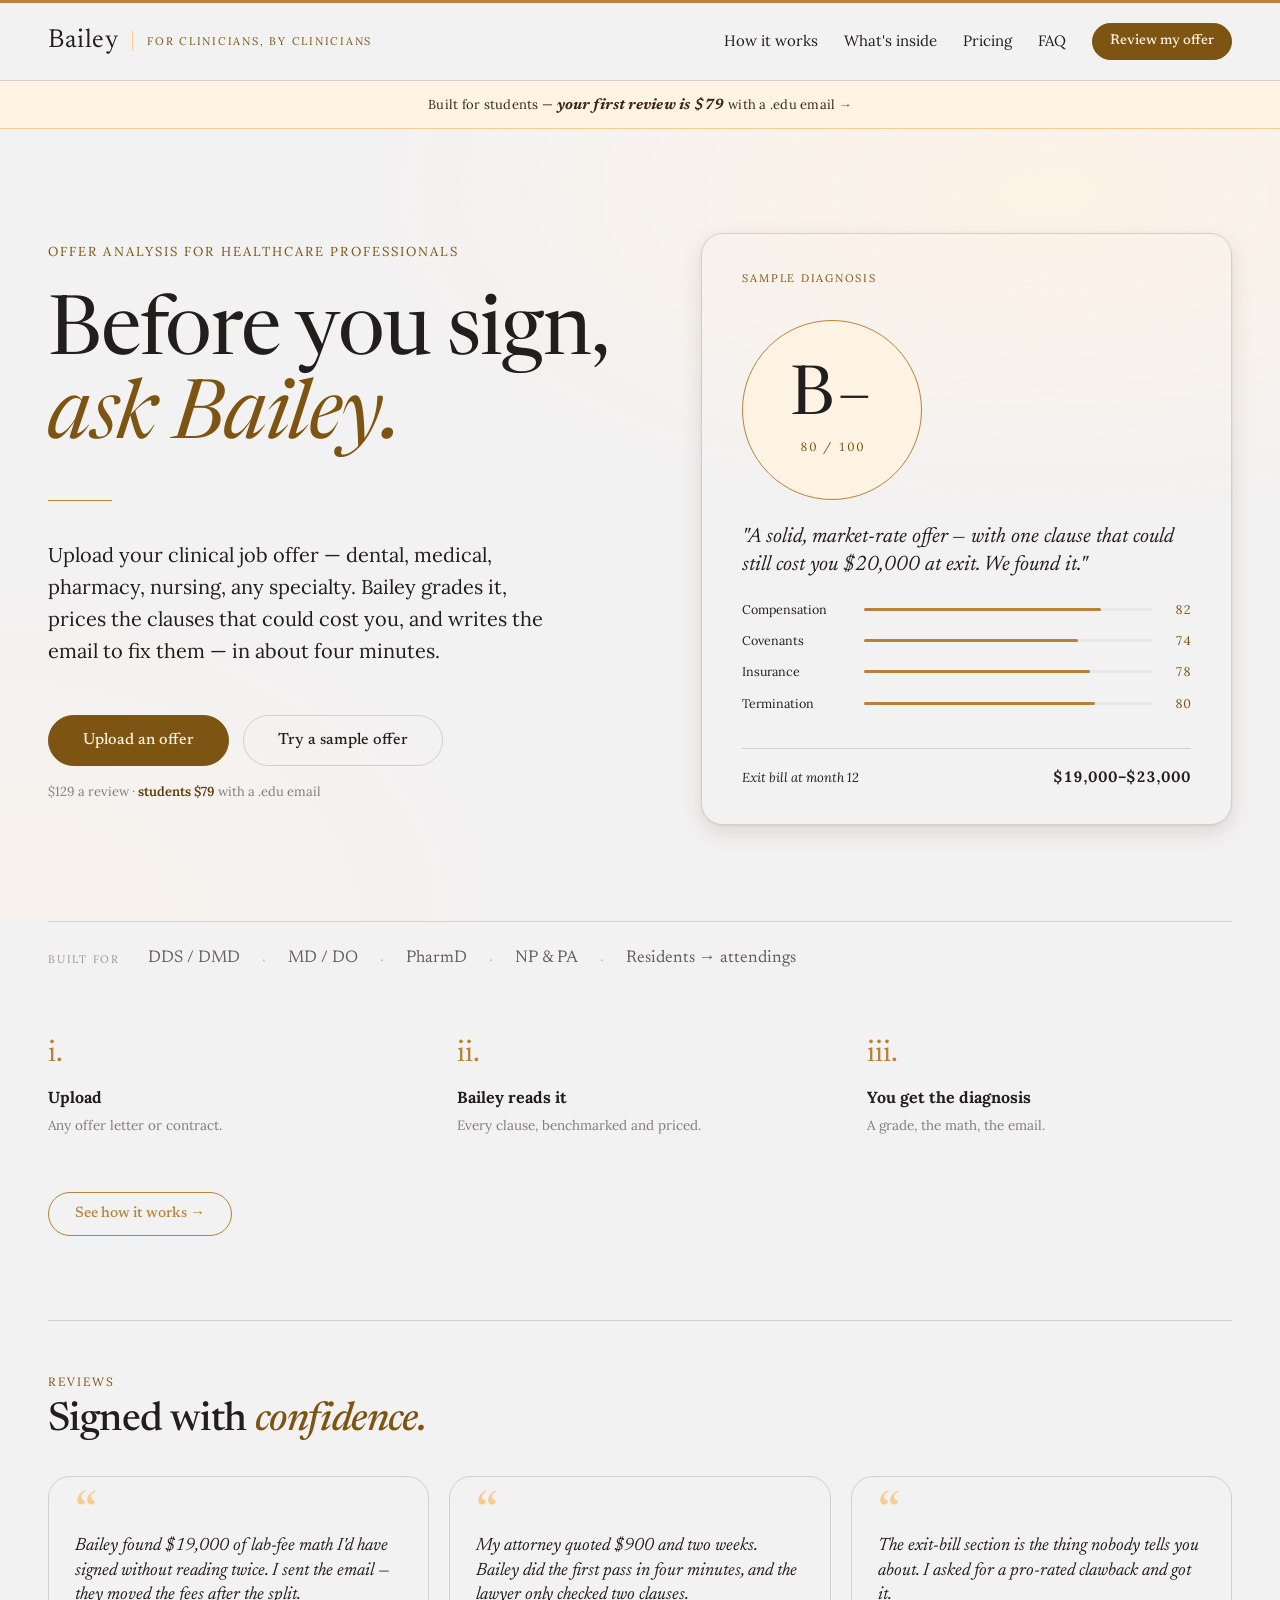
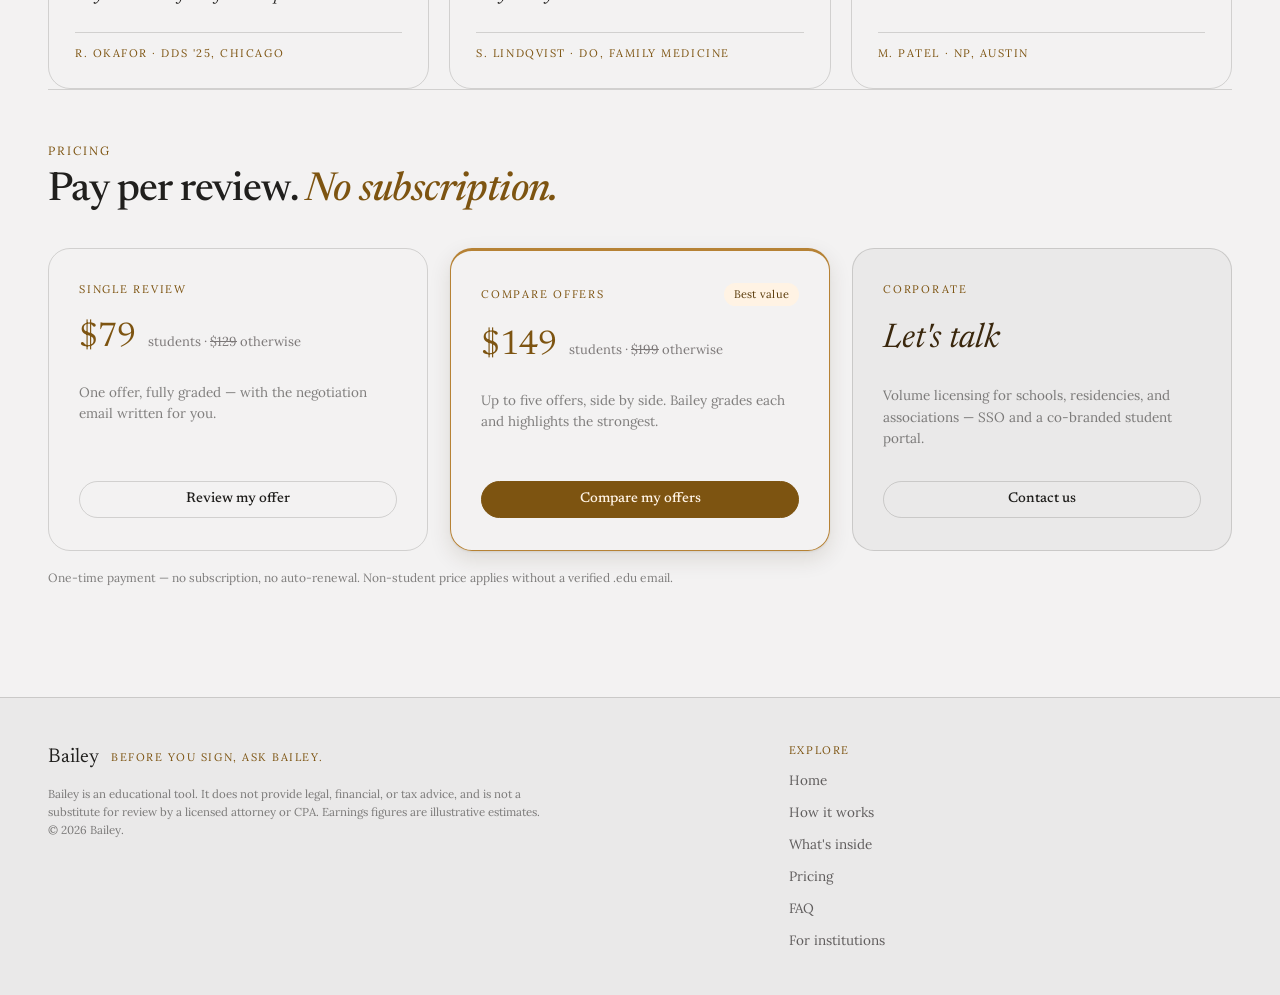
<file: bailey/static/index.html>
<!DOCTYPE html>
<html lang="en">
<head>
<meta charset="utf-8">
<meta name="viewport" content="width=device-width, initial-scale=1">
<title>Bailey — before you sign, ask Bailey.</title>
<link rel="preconnect" href="https://fonts.googleapis.com">
<link rel="preconnect" href="https://fonts.gstatic.com" crossorigin>
<link href="https://fonts.googleapis.com/css2?family=Newsreader:ital,opsz,wght@0,6..72,400;0,6..72,500;0,6..72,600;1,6..72,400;1,6..72,500&family=Lora:ital,wght@0,400;0,600;1,400&display=swap" rel="stylesheet">
<style>
/* ══ Classical — design-system tokens ══ */
:root {
  --color-bg: #f3f2f2;
  --color-surface: #eae9e9;
  --color-text: #201f1d;
  --color-accent: #b68235;
  --color-divider: color-mix(in srgb, #201f1d 16%, transparent);

  --color-neutral-100: #f8f4f4;
  --color-neutral-200: #eae7e7;
  --color-neutral-300: #d7d3d3;
  --color-neutral-400: #bab6b6;
  --color-neutral-500: #9b9797;
  --color-neutral-600: #7d7979;
  --color-neutral-700: #605d5d;
  --color-neutral-800: #444141;
  --color-neutral-900: #2d2b2b;

  --color-accent-100: #fff3e4;
  --color-accent-200: #ffe3bf;
  --color-accent-300: #facb8d;
  --color-accent-400: #e1ad66;
  --color-accent-500: #c28d41;
  --color-accent-600: #a06f24;
  --color-accent-700: #7d5411;
  --color-accent-800: #5a3b0a;
  --color-accent-900: #3a270d;

  --color-accent-2-100: #fff3e4;
  --color-accent-2-800: #573d14;

  /* Page-level overrides for the Classical direction: Newsreader display serif,
     Lora body, pill controls, softly rounded cards. */
  --font-heading: 'Newsreader', Georgia, serif;
  --font-body: 'Lora', Georgia, serif;
  --font-heading-weight: 500;

  --radius-sm: 2px;
  --radius-md: 14px;
  --radius-lg: 7px;

  /* Warm, brown-tinted, layered shadows — reads like ink on paper, not a grey box */
  --shadow-sm: 0 1px 2px color-mix(in srgb, #3a270d 10%, transparent);
  --shadow-md: 0 1px 2px color-mix(in srgb, #3a270d 9%, transparent), 0 8px 22px color-mix(in srgb, #3a270d 12%, transparent);
  --shadow-lg: 0 2px 4px color-mix(in srgb, #3a270d 8%, transparent), 0 20px 46px color-mix(in srgb, #3a270d 17%, transparent);
}

*, *::before, *::after { box-sizing: border-box; }
body {
  margin: 0; background: var(--color-bg); color: var(--color-text);
  font-family: var(--font-body); font-size: 15px; line-height: 1.55; font-weight: 400;
}
h1, h2, h3, h4, h5, h6 {
  font-family: var(--font-heading); font-weight: var(--font-heading-weight);
  line-height: 1.12; letter-spacing: -0.015em; margin: 0 0 9px;
  text-wrap: balance;
}
h1 { font-weight: 400; }
p { margin: 0 0 14px; }
em { font-style: italic; }
a { color: var(--color-accent); text-underline-offset: 3px; }
a:hover { color: var(--color-accent-700); }
img { display: block; max-width: 100%; }
.text-muted { color: color-mix(in srgb, var(--color-text) 55%, transparent); }
:focus { outline: none; }
:focus-visible { outline: 2px solid var(--color-accent); outline-offset: 2px; }
::selection { background: color-mix(in srgb, var(--color-accent) 30%, transparent); }

/* — buttons (pill) — */
.btn {
  display: inline-flex; align-items: center; justify-content: center; gap: 6px;
  cursor: pointer; text-decoration: none;
  font-family: var(--font-heading); font-weight: var(--font-heading-weight);
  font-size: 14px; line-height: 1.2; color: var(--color-text);
  background: transparent; border: 1px solid transparent;
  padding: 9px 17px; border-radius: 999px;
}
.btn { transition: background .18s ease, border-color .18s ease, color .18s ease, transform .18s ease; }
.btn:disabled { opacity: 0.45; cursor: not-allowed; }
.btn-primary { color: var(--color-accent); border-color: var(--color-accent); }
.btn-primary:hover { background: color-mix(in srgb, var(--color-accent) 12%, transparent); }
.btn-primary:active { background: color-mix(in srgb, var(--color-accent) 22%, transparent); }
/* Solid, embossed-gold anchor button for the page's primary actions */
.btn-solid { background: var(--color-accent-700); color: var(--color-accent-100); border-color: var(--color-accent-700); }
.btn-solid:hover { background: var(--color-accent-800); border-color: var(--color-accent-800); color: var(--color-accent-100); }
.btn-solid:active { background: var(--color-accent-900); }
.btn-secondary { border-color: var(--color-divider); }
.btn-secondary:hover { background: color-mix(in srgb, var(--color-text) 7%, transparent); }
.btn-ghost { color: var(--color-accent-700); padding-inline: 4px; }
.btn-ghost:hover { color: var(--color-accent-800); background: color-mix(in srgb, var(--color-accent) 10%, transparent); }
.btn-block { width: 100%; }

/* — cards — */
.card {
  display: flex; flex-direction: column; gap: 9px;
  padding: 14px; border-radius: 22px; background: transparent;
  border: 1px solid var(--color-divider);
}
.card-kicker { font-size: 10px; letter-spacing: 0.1em; text-transform: uppercase; color: var(--color-accent); }
.elev-md { box-shadow: var(--shadow-md); }
.card { transition: box-shadow .22s ease, transform .22s ease, border-color .22s ease; }
@media (prefers-reduced-motion: no-preference) {
  .lift:hover { transform: translateY(-4px); box-shadow: var(--shadow-lg); border-color: color-mix(in srgb, var(--color-accent) 45%, var(--color-divider)); }
}

/* — tags (pill) — */
.tag {
  display: inline-flex; align-items: center; font-size: 11px;
  letter-spacing: 0.02em; padding: 3px 10px; border-radius: 999px;
}
.tag-accent { background: var(--color-accent-100); color: var(--color-accent-800); }
.tag-accent-2 { background: var(--color-accent-2-100); color: var(--color-accent-2-800); }
.tag-neutral { background: var(--color-neutral-100); color: var(--color-neutral-800); }
.tag-outline { border: 1px solid var(--color-accent); color: var(--color-accent); }

/* — nav — */
.nav {
  border-top: 3px solid var(--color-accent);
  border-bottom: 1px solid var(--color-divider);
}
.nav-inner {
  display: flex; align-items: center; justify-content: space-between; gap: 18px;
  padding: 20px 48px;
}
.nav a { color: var(--color-text); text-decoration: none; font-size: 15px; }
.nav a:hover { color: var(--color-accent-700); }
.nav-anchor { position: relative; padding-bottom: 2px; }
.nav-anchor::after {
  content: ""; position: absolute; left: 0; right: 0; bottom: -1px; height: 1.5px;
  background: var(--color-accent); transform: scaleX(0); transform-origin: left center;
  transition: transform .22s ease;
}
.nav-anchor:hover::after { transform: scaleX(1); }
.brand-home { transition: opacity .12s; }
.brand-home:hover { opacity: .68; }
/* mobile hamburger — hidden on desktop, revealed at the tablet breakpoint */
.nav-burger { display: none; flex-direction: column; justify-content: center; gap: 5px; width: 42px; height: 42px; padding: 9px; margin-right: -9px; background: none; border: none; cursor: pointer; }
.nav-burger span { display: block; width: 100%; height: 2px; border-radius: 2px; background: var(--color-text); transition: transform .22s ease, opacity .18s ease; }
.nav-burger.open span:nth-child(1) { transform: translateY(7px) rotate(45deg); }
.nav-burger.open span:nth-child(2) { opacity: 0; }
.nav-burger.open span:nth-child(3) { transform: translateY(-7px) rotate(-45deg); }
.mobile-menu { display: none; border-bottom: 1px solid var(--color-divider); background: var(--color-bg); padding: 6px 22px 20px; }
.mobile-menu.open { display: block; }
.mm-link { display: block; width: 100%; text-align: left; background: none; border: none; border-bottom: 1px solid var(--color-divider); padding: 15px 2px; font-family: var(--font-heading); font-size: 19px; color: var(--color-text); cursor: pointer; }
.mm-link[aria-current="page"] { color: var(--color-accent-800); }
.foot-link { transition: color .15s ease; }
.foot-link:hover { color: var(--color-accent-700) !important; }
.student-bar { transition: background .15s ease; }
.student-bar:hover { background: var(--color-accent-200) !important; }
.sample-pick { transition: border-color .15s ease, background .15s ease; }
.sample-pick:hover { border-color: var(--color-accent) !important; background: color-mix(in srgb, var(--color-accent) 6%, transparent) !important; }
.quiz-opt { transition: border-color .15s ease, background .15s ease; }
.quiz-opt:hover { border-color: var(--color-accent) !important; }

/* — tables — */
.table { width: 100%; border-collapse: collapse; font-size: 14px; }
.table th {
  text-align: left; font-size: 11px; letter-spacing: 0.08em; text-transform: uppercase;
  color: color-mix(in srgb, var(--color-text) 60%, transparent);
  padding: 9px; border-bottom: 1px solid var(--color-divider);
}
.table td { padding: 9px; border-bottom: 1px solid var(--color-divider); vertical-align: top; }

details summary::-webkit-details-marker { color: var(--color-accent); }
.table-wrap { overflow-x: auto; }

/* Soft warm glow grounding the hero — reads as paper catching light, not a flat panel */
.hero-section {
  background:
    radial-gradient(1100px 520px at 82% 8%, color-mix(in srgb, var(--color-accent-100) 85%, transparent) 0%, transparent 62%),
    radial-gradient(900px 600px at 0% 100%, color-mix(in srgb, var(--color-accent-100) 45%, transparent) 0%, transparent 55%);
}

/* Collapse the two-column hero before the columns get cramped */
@media (max-width: 1024px) {
  .hero-grid { grid-template-columns: 1fr !important; gap: 40px !important; }
  .hero-grid .hero-card-body { max-width: 620px; }
}
/* Medium band: hero stays two-column but the card is narrow, so stack the
   grade ring above the score bars instead of squishing the bars to a stub. */
@media (min-width: 1025px) and (max-width: 1400px) {
  .hero-card-body { grid-template-columns: 1fr !important; gap: 24px !important; }
}

/* Tablet and below */
@media (max-width: 820px) {
  .nav-inner { padding: 16px 22px; }
  .nav-actions { display: none !important; }
  .nav-burger { display: flex; }
  .hero-section { padding-top: 56px !important; padding-bottom: 60px !important; }
  h1.hero-title { font-size: 46px !important; }
  .pad { padding-left: 22px !important; padding-right: 22px !important; }
  .grid-collapse { grid-template-columns: 1fr !important; }
  h1.hero-title { font-size: 44px !important; }
  .stats-grid { grid-template-columns: 1fr 1fr !important; }
  .stats-grid > div { border-right: none !important; }
  .stats-grid > div:nth-child(1), .stats-grid > div:nth-child(2) { border-bottom: 1px solid var(--color-divider); }
  /* collapsed feature grids: drop the desktop column dividers and indents so the
     i-vi markers align flush down the single column */
  .feature-grid { row-gap: 10px !important; }
  .feature-grid > div { border-right: none !important; padding-left: 0 !important; padding-right: 0 !important; }
  /* built-for: drop the dot separators (they dangle at line ends when wrapped) */
  .built-for .sep { display: none !important; }
  .built-for { gap: 8px 20px !important; }
  /* landing steps: tighten the gap above and give stacked steps even spacing */
  .steps-grid { margin-top: 30px !important; row-gap: 24px !important; }
  .b2b-cta { border-left: none !important; padding-left: 0 !important; border-top: 1px solid var(--color-accent-300); padding-top: 18px; }
}

/* Phone */
@media (max-width: 560px) {
  .pad { padding-left: 16px !important; padding-right: 16px !important; }
  .nav-inner { padding: 14px 16px !important; }
  /* keep the tagline, but stack it under the wordmark so it reads as intentional */
  .nav-brand { flex-direction: column !important; align-items: flex-start !important; gap: 1px !important; }
  .brand-divider { display: none !important; }
  .brand-tag { font-size: 9.5px !important; letter-spacing: 0.12em !important; }
  body { font-size: 15px; }
  h1.hero-title { font-size: 33px !important; }
  h2 { font-size: 25px !important; }
  .hero-eyebrow { font-size: 11px !important; }
  /* let fixed-column report rows size to content */
  .exit-row { grid-template-columns: 1fr auto !important; gap: 12px !important; }
  .ask-row { grid-template-columns: 26px 1fr !important; row-gap: 6px !important; column-gap: 12px !important; }
  .ask-row .ask-worth { grid-column: 1 / -1 !important; justify-self: start !important; text-align: left !important; }
  /* reflow the 4-column market table into stacked rows */
  .mkt-head { display: none !important; }
  .mkt-row { grid-template-columns: 1fr auto !important; row-gap: 3px !important; column-gap: 12px !important; padding: 14px 0 !important; align-items: start !important; }
  .mkt-row > :nth-child(1) { grid-column: 1; grid-row: 1; }
  .mkt-row > :nth-child(4) { grid-column: 2; grid-row: 1; }
  .mkt-row > :nth-child(2) { grid-column: 1 / -1; grid-row: 2; }
  .mkt-row > :nth-child(3) { grid-column: 1 / -1; grid-row: 3; }
  .mkt-row > :nth-child(2)::before { content: "This offer: "; color: var(--color-neutral-600); }
  .mkt-row > :nth-child(3)::before { content: "Typical: "; color: var(--color-neutral-600); }
  /* grade ring a touch smaller so it never crowds the width */
  .grade-ring-lg { width: 168px !important; height: 168px !important; }
  .grade-ring-lg .grade-letter { font-size: 64px !important; }
  /* red-flag rows: stack the cost column above the note */
  .flag-body { grid-template-columns: 1fr !important; gap: 8px !important; }
  .flag-cost { border-right: none !important; padding-right: 0 !important; }
  /* hero sample card: stack the grade ring above the score bars */
  .hero-card-body { grid-template-columns: 1fr !important; gap: 20px !important; }
  .hero-ring { width: 150px !important; height: 150px !important; }
  .hero-ring span:first-child { font-size: 54px !important; }
}

/* Print / Save-as-PDF: strip the chrome and print the report cleanly */
@media print {
  .nav, .student-bar, .mobile-menu, footer, .no-print { display: none !important; }
  body { background: #fff; }
  main { max-width: none !important; padding: 0 24px !important; }
  .card { box-shadow: none !important; }
  a { color: inherit; text-decoration: none; }
  section { break-inside: avoid; }
  .flag-row, .ask-row, .exit-row, .mkt-row, tr { break-inside: avoid; }
  /* the compare table is wide on screen; shrink it to fit a printed page */
  .cmp-table { min-width: 0 !important; font-size: 10.5px !important; }
  .cmp-table th, .cmp-table td { padding: 5px 6px !important; }
}
</style>
</head>
<body>
<div id="app" style="min-height:100vh;display:flex;flex-direction:column;"></div>

<script>
/* Guarantee a responsive viewport. The artifact host wraps this page in its own
   <head>; without width=device-width, phones render at a ~980px layout and zoom
   out, and the mobile breakpoints never fire. Assert it during parse AND again
   on DOMContentLoaded/load, in case the host sets its own viewport after us. */
(function () {
  function forceViewport() {
    var m = document.querySelector('meta[name="viewport"]');
    if (!m) { m = document.createElement("meta"); m.name = "viewport"; document.head.appendChild(m); }
    if (m.getAttribute("content") !== "width=device-width, initial-scale=1") {
      m.setAttribute("content", "width=device-width, initial-scale=1");
    }
  }
  forceViewport();
  document.addEventListener("DOMContentLoaded", forceViewport);
  window.addEventListener("load", forceViewport);
})();
</script>

<script>
"use strict";

/* ─────────────────────────  helpers  ───────────────────────── */
const esc = (s) => String(s ?? "").replace(/[&<>"']/g, c => ({'&':'&amp;','<':'&lt;','>':'&gt;','"':'&quot;',"'":'&#39;'}[c]));
const money = (v) => (v == null ? "—" : "$" + Number(v).toLocaleString());
const dash = (v) => (v === null || v === undefined || v === "" ? "—" : v);

const CATEGORY_LABELS = {
  compensation: "Compensation",
  restrictive_covenants: "Restrictive covenants",
  insurance_and_benefits: "Insurance & benefits",
  termination_and_flexibility: "Termination & flexibility",
};
const VERDICT = {
  favorable:   { cls: "tag tag-accent-2", lbl: "Above market" },
  typical:     { cls: "tag tag-neutral",  lbl: "Market" },
  unfavorable: { cls: "tag tag-accent",   lbl: "Below market" },
  missing:     { cls: "tag tag-outline",  lbl: "Missing" },
};
const ROMAN = ["i.", "ii.", "iii.", "iv.", "v.", "vi.", "vii.", "viii."];
const ANALYZE_STEPS = [
  "Reading every clause in the contract",
  "Benchmarking each term against the market",
  "Modeling your first-year earnings",
  "Totaling the cost of leaving",
  "Writing your negotiation email",
];

const app = document.getElementById("app");
const STORE_KEY = "bailey.offers.v1";
const uid = () => Date.now().toString(36) + Math.random().toString(36).slice(2, 7);

function loadOffers() {
  try { return JSON.parse(localStorage.getItem(STORE_KEY)) || []; } catch (e) { return []; }
}
function saveOffers() {
  try { localStorage.setItem(STORE_KEY, JSON.stringify(state.offers)); } catch (e) { /* quota / private mode */ }
}

const PROFILE_KEY = "bailey.profile.v1";
const ASKED_KEY = "bailey.quizasked.v1";
function loadProfile() { try { return JSON.parse(localStorage.getItem(PROFILE_KEY)) || null; } catch (e) { return null; } }
function saveProfile() { try { localStorage.setItem(PROFILE_KEY, JSON.stringify(state.profile)); } catch (e) { /* ignore */ } }
function loadAsked() { try { return localStorage.getItem(ASKED_KEY) === "1"; } catch (e) { return false; } }
function saveAsked() { try { localStorage.setItem(ASKED_KEY, "1"); } catch (e) { /* ignore */ } }

/* Optional "tell Bailey about your situation" questionnaire — re-weights the
   review to the reader's life. Kept short; answers live only in the browser. */
const QUIZ = [
  { key: "stage",    q: "Where are you in your career?", opts: [["student", "Student"], ["newgrad", "New grad"], ["early", "1-5 years in"], ["established", "Established"]] },
  { key: "ties",     q: "How tied are you to this area?", opts: [["rooted", "Rooted here"], ["some", "Somewhat"], ["open", "Open to relocating"]] },
  { key: "debt",     q: "Student debt?", opts: [["none", "None"], ["low", "Under $100k"], ["mid", "$100k-$250k"], ["high", "Over $250k"]] },
  { key: "plans",    q: "Anything big on the horizon?", opts: [["relocate", "Relocating soon"], ["family", "Starting a family"], ["home", "Buying a home"], ["none", "Not right now"]] },
  { key: "priority", q: "What matters most in this job?", opts: [["income", "Maximizing income"], ["stability", "Stability & predictability"], ["flexibility", "Flexibility & lifestyle"]] },
];

/* A session library of analyzed offers, persisted client-side. */
const state = {
  stage: "landing",     // landing | analyzing | report | compare | shared | how | features | pricing | faq
  offers: loadOffers(), // [{ id, filename, analysis }]
  activeId: null,       // offer shown in the report view
  filename: "",         // file being analyzed (for the analyzing stage)
  step: 0, error: "", copied: false,
  sharedOffer: null,    // a read-only review decoded from a #r= share link
  sharedCopied: false,  // "Link copied" state on the Share button
  pickerOpen: false,    // sample-offer picker modal
  profile: loadProfile(), // optional questionnaire answers
  quizOpen: false,      // questionnaire modal
  quizDraft: {},        // in-progress questionnaire selections
  quizAsked: loadAsked(), // have we already offered the questionnaire once?
  pendingAction: null,  // analysis to run after the pre-review questionnaire
  pendingPaidAction: null, // analysis to run once payment clears
  org: null,            // active institutional partner (co-branded mode)
  checkoutOpen: false,  // payment modal
  checkoutStudent: false,
  adminOpen: false,     // institution sign-in modal
  adminError: "",
};

// Demo institution access codes → org id. Real product: magic-link / SSO per school.
const ADMIN_CODES = { osu2026: "osu" };

/* Offer the questionnaire once, right before the first review — then run the
   analysis whether they fill it out or skip. */
function maybeQuizThen(action) {
  if (state.profile || state.quizAsked) { action(); return; }
  state.pendingAction = action;
  set({ quizOpen: true, quizDraft: {} });
}
function closeQuiz(save) {
  if (save) { state.profile = Object.assign({}, state.quizDraft); saveProfile(); }
  state.quizAsked = true; saveAsked();
  const action = state.pendingAction; state.pendingAction = null;
  state.quizOpen = false;
  if (action) action(); else render();
}

/* Reviewing your OWN offer is paid: collect payment first, then run the
   analysis. Institution-covered readers skip the paywall entirely. Free
   sample previews never come through here. */
function startPaidReview(action) {
  if (state.org) { maybeQuizThen(action); return; }
  state.pendingPaidAction = action;
  set({ checkoutOpen: true });
}
let stepTimer = null;

function set(patch) { Object.assign(state, patch); render(); }
function activeOffer() {
  if (state.stage === "shared" && state.sharedOffer) return state.sharedOffer;
  return state.offers.find(o => o.id === state.activeId) || null;
}
function offerLabel(o) { return (o.analysis && o.analysis.extraction && o.analysis.extraction.employer_name) || o.filename || "Offer"; }

/* ── shareable report links ──
   A review is encoded into the URL hash (#r=…) so it can be opened by anyone
   with the link — no account, no server. Gzip-compressed when the browser
   supports CompressionStream, otherwise plain base64url of the JSON. */
function b64urlFromBytes(bytes) { let s = ""; for (const b of bytes) s += String.fromCharCode(b); return btoa(s).replace(/\+/g, "-").replace(/\//g, "_").replace(/=+$/, ""); }
function bytesFromB64url(str) { str = str.replace(/-/g, "+").replace(/_/g, "/"); while (str.length % 4) str += "="; const bin = atob(str); const out = new Uint8Array(bin.length); for (let i = 0; i < bin.length; i++) out[i] = bin.charCodeAt(i); return out; }
async function encodeShare(obj) {
  const json = JSON.stringify(obj);
  if (window.CompressionStream) {
    const buf = await new Response(new Blob([json]).stream().pipeThrough(new CompressionStream("gzip"))).arrayBuffer();
    return "g" + b64urlFromBytes(new Uint8Array(buf));
  }
  return "r" + b64urlFromBytes(new TextEncoder().encode(json));
}
async function decodeShare(payload) {
  const kind = payload[0], data = payload.slice(1);
  if (kind === "g") {
    const txt = await new Response(new Blob([bytesFromB64url(data)]).stream().pipeThrough(new DecompressionStream("gzip"))).text();
    return JSON.parse(txt);
  }
  return JSON.parse(new TextDecoder().decode(bytesFromB64url(data)));
}
async function shareReport() {
  const o = activeOffer();
  if (!o) return;
  try {
    let url;
    if (o.sampleId) {
      // Sample reviews get a short, clean link — the whole review is a known
      // scenario, so we only need its id (e.g. #s=rough), not the full payload.
      url = location.origin + location.pathname + "#s=" + o.sampleId;
    } else {
      const payload = await encodeShare({ v: 1, filename: o.filename, analysis: o.analysis });
      url = location.origin + location.pathname + "#r=" + payload;
    }
    try { await navigator.clipboard.writeText(url); } catch (e) { /* clipboard blocked */ }
    state.sharedCopied = true; render();
    setTimeout(() => { state.sharedCopied = false; render(); }, 1900);
  } catch (e) { /* ignore */ }
}
function showShared(analysis, filename) {
  state.sharedOffer = { id: "shared", filename: filename || "Shared review", analysis: analysis };
  state.stage = "shared"; render(); window.scrollTo(0, 0);
}
function openSharedFromHash() {
  const hash = location.hash || "";
  const shortMatch = hash.match(/^#s=([a-z0-9_-]+)$/i);
  if (shortMatch) {
    return sampleAnalysisFor(shortMatch[1]).then(a => { if (a) { showShared(a, "Shared review"); return true; } return false; }).catch(() => false);
  }
  const m = hash.match(/^#r=(.+)$/);
  if (!m) return Promise.resolve(false);
  return decodeShare(m[1]).then(obj => {
    if (obj && obj.analysis) { showShared(obj.analysis, obj.filename); return true; }
    return false;
  }).catch(() => false);
}
function clearHash() { if (location.hash) history.replaceState(null, "", location.pathname + location.search); }

/* ─────────────────────────  flow  ───────────────────────── */
function beginAnalysis(runFetch, filename, meta) {
  clearInterval(stepTimer);
  set({ stage: "analyzing", step: 0, filename, error: "" });

  const promise = runFetch();
  let resolved = null, failed = null;
  promise.then(d => { resolved = d; }).catch(e => { failed = e; });

  stepTimer = setInterval(() => {
    if (failed) { clearInterval(stepTimer); finishFail(failed); return; }
    if (state.step < ANALYZE_STEPS.length - 1) { set({ step: state.step + 1 }); return; }
    // On the last step: wait for the network before showing the report.
    if (resolved) { clearInterval(stepTimer); finishOk(resolved, filename, meta); }
    else if (failed) { clearInterval(stepTimer); finishFail(failed); }
  }, 900);
}
function finishOk(resolved, filename, meta) {
  const offer = { id: uid(), filename: resolved.filename || filename, analysis: resolved.analysis };
  if (meta && meta.sampleId) offer.sampleId = meta.sampleId;
  state.offers = state.offers.concat([offer]);
  saveOffers();
  set({ stage: "report", activeId: offer.id, error: "" });
}
function finishFail(failed) {
  set({ stage: "landing", error: failed.message || "Something went wrong." });
}

/* ─────────────────────────  library navigation  ───────────────────────── */
function openReport(id) { set({ stage: "report", activeId: id, error: "" }); }
function openCompare() { if (state.offers.length >= 2) set({ stage: "compare", error: "" }); }

/* Load the sample offers (any not already in the library) and open the
   side-by-side comparison — powers the picker's "compare all three". */
function loadCompareSamples() {
  clearInterval(stepTimer);
  const have = new Set(state.offers.map(o => o.sampleId).filter(Boolean));
  const need = SAMPLES.filter(s => !have.has(s.id));
  if (!need.length) { set({ pickerOpen: false, stage: "compare", error: "" }); window.scrollTo(0, 0); return; }
  set({ pickerOpen: false, stage: "analyzing", step: 0, filename: "Comparing sample offers", error: "" });
  let i = 0;
  stepTimer = setInterval(() => { if (i < ANALYZE_STEPS.length - 1) set({ step: ++i }); }, 650);
  Promise.all(need.map(s => sampleAnalysisFor(s.id))).then(list => {
    clearInterval(stepTimer);
    const added = list.map((a, idx) => ({ id: uid(), filename: need[idx].label, analysis: a, sampleId: need[idx].id }));
    state.offers = state.offers.concat(added);
    saveOffers();
    set({ stage: "compare", error: "" });
    window.scrollTo(0, 0);
  }).catch(() => { clearInterval(stepTimer); set({ stage: "landing", error: "Could not load the sample comparison." }); });
}
function newReview() { clearHash(); set({ stage: "landing", error: "", sharedOffer: null }); }
function removeOffer(id) {
  state.offers = state.offers.filter(o => o.id !== id);
  saveOffers();
  if (state.offers.length === 0) return set({ stage: "landing", activeId: null });
  if (state.stage === "compare" && state.offers.length < 2) return set({ stage: "report", activeId: state.offers[0].id });
  if (state.activeId === id) return set({ activeId: state.offers[0].id });
  render();
}

async function post(url, opts) {
  const res = await fetch(url, opts);
  const data = await res.json().catch(() => ({}));
  if (!res.ok) throw new Error(data.detail || res.statusText);
  return data;
}

function analyzeFile(file) {
  beginAnalysis(() => {
    const body = new FormData();
    body.append("file", file);
    if (state.profile) body.append("profile", JSON.stringify(state.profile));
    if (state.org) body.append("org", state.org.id);
    return post("/api/analyze", { method: "POST", body });
  }, file.name);
}

function analyzeSample(id) {
  beginAnalysis(() => post("/api/analyze-sample", {
    method: "POST",
    headers: { "Content-Type": "application/json" },
    body: JSON.stringify({ id: id || "dso" }),
  }), "Sample offer", { sampleId: id || "dso" });
}

function sampleAnalysisFor(id) {
  return post("/api/analyze-sample", {
    method: "POST",
    headers: { "Content-Type": "application/json" },
    body: JSON.stringify({ id: id }),
  }).then(d => d.analysis);
}

function copyEmail(text) {
  navigator.clipboard.writeText(text);
  state.copied = true; render();
  setTimeout(() => { state.copied = false; render(); }, 1600);
}

/* ─────────────────────────  chrome  ───────────────────────── */
const PAGES = [["how", "How it works"], ["features", "What's inside"], ["pricing", "Pricing"], ["faq", "FAQ"]];

function navBar(current) {
  const links = PAGES.map(([p, l]) => {
    const on = current === p;
    return `<button class="nav-anchor" data-page="${p}"${on ? ' aria-current="page"' : ''} style="background:none;border:none;cursor:pointer;font:inherit;font-size:15px;color:${on ? 'var(--color-accent-800)' : 'var(--color-text)'};padding:0 0 2px;">${l}</button>`;
  }).join("");
  return `
  <nav class="nav">
    <div class="nav-inner">
    <button class="nav-brand brand-home" data-page="landing" aria-label="Bailey — home" style="display:flex;align-items:center;gap:14px;background:none;border:none;padding:0;cursor:pointer;font:inherit;color:inherit;text-align:left;">
      <span style="font-family:var(--font-heading);font-size:26px;letter-spacing:0.02em;line-height:1;">Bailey</span>
      <span class="brand-divider" aria-hidden="true" style="width:1px;height:20px;background:var(--color-accent-300);"></span>
      <span class="brand-tag" style="font-size:11px;letter-spacing:0.16em;text-transform:uppercase;color:var(--color-accent-700);line-height:1.25;">For clinicians, by clinicians</span>
    </button>
    <div class="nav-actions" style="display:flex;align-items:center;gap:26px;">
      ${links}
      <button class="btn btn-solid" data-sample>Review my offer</button>
    </div>
    <button class="nav-burger" data-burger aria-label="Menu" aria-expanded="false"><span></span><span></span><span></span></button>
    </div>
  </nav>
  <div class="mobile-menu">
    ${PAGES.map(([p, l]) => `<button class="mm-link" data-page="${p}"${current === p ? ' aria-current="page"' : ''}>${l}</button>`).join("")}
    <button class="btn btn-solid" data-sample style="width:100%;margin-top:14px;font-size:15px;padding:13px;">Review my offer</button>
  </div>`;
}

/* Shared page header + call-to-action + footer, used across the marketing pages. */
function pageHeader(kicker, titleHtml, subHtml) {
  return `<div style="text-align:left;margin-bottom:38px;">
    <div style="font-size:12px;letter-spacing:0.16em;text-transform:uppercase;color:var(--color-accent-700);">${kicker}</div>
    <h2 style="font-size:44px;margin:8px 0 0;">${titleHtml}</h2>
    ${subHtml ? `<p class="text-muted" style="font-size:17px;line-height:1.5;max-width:56ch;margin:16px 0 0;">${subHtml}</p>` : ""}
  </div>`;
}

function testimonialCards() {
  return `<div class="grid-collapse" style="display:grid;grid-template-columns:repeat(3,1fr);gap:20px;">
        ${[["Bailey found $19,000 of lab-fee math I'd have signed without reading twice. I sent the email — they moved the fees after the split.","R. Okafor · DDS '25, Chicago"],["My attorney quoted $900 and two weeks. Bailey did the first pass in four minutes, and the lawyer only checked two clauses.","S. Lindqvist · DO, Family Medicine"],["The exit-bill section is the thing nobody tells you about. I asked for a pro-rated clawback and got it.","M. Patel · NP, Austin"]].map(([q,a]) => `
          <div class="card lift" style="padding:26px;"><div style="font-family:var(--font-heading);font-size:56px;line-height:0.5;color:var(--color-accent-300);height:22px;">&ldquo;</div><p style="font-family:var(--font-heading);font-style:italic;font-size:18px;line-height:1.35;margin:0 0 16px;">${q}</p><div style="font-size:11px;letter-spacing:0.14em;text-transform:uppercase;color:var(--color-accent-700);border-top:1px solid var(--color-divider);padding-top:12px;">${a}</div></div>`).join("")}
      </div>`;
}

function ctaBlock(note) {
  return `<div style="margin-top:56px;border-top:1px solid var(--color-divider);padding-top:36px;display:flex;gap:14px;align-items:center;flex-wrap:wrap;">
    <button class="btn btn-solid" style="font-size:16px;padding:15px 34px;" data-upload>Upload an offer</button><input type="file" accept=".pdf,.docx,.txt" data-file style="display:none;">
    <button class="btn btn-secondary" style="font-size:16px;padding:15px 34px;" data-samples>See a sample analysis</button>
    <span class="text-muted" style="font-size:13px;">${note || "$129 a review · students $79 with a .edu email"}</span>
  </div>`;
}

/* Sample analyses a visitor can preview — the picker lets them choose a
   scenario instead of getting a single canned example. */
const SAMPLES = [
  { id: "dso", grade: "B-", label: "Associate dentist · DSO", blurb: "A market-rate corporate offer with a few costly clauses to fix." },
  { id: "private", grade: "B", label: "Private-practice associate", blurb: "A stronger small-practice offer — still worth tuning before signing." },
  { id: "rough", grade: "D+", label: "A rough first offer", blurb: "See what Bailey catches on a one-sided, predatory contract." },
];

/* Institutional partners — a co-branded portal for a school + a career-services
   dashboard. Reachable at #org=<id> and #org=<id>-admin. */
const ORGS = {
  osu: {
    id: "osu",
    name: "Ohio State College of Dentistry",
    full: "The Ohio State University College of Dentistry",
    accent: "#BB0000",
    ink: "#ffffff",
    discipline: "dentistry",
    classYear: "Class of 2026",
    classSize: 110,
    // Synthetic aggregate figures for the dashboard demo.
    stats: {
      reviewed: 74, offers: 96, avgGrade: "B-", medianGross: "$172,000",
      avgExitExposure: "$18,400", avgNegotiable: "$22,500", negotiatedPct: 41,
    },
    topFlags: [
      ["Collections-based pay with pre-split lab fees", 61],
      ["Provider-paid malpractice tail", 58],
      ["Non-compete measured from every DSO office", 44],
      ["Sign-on clawback with no pro-rating", 39],
      ["Daily guarantee expires under 6 months", 33],
    ],
  },
};
function samplePicker() {
  return `<div class="sample-modal" data-modal style="position:fixed;inset:0;z-index:60;display:flex;align-items:center;justify-content:center;padding:20px;background:color-mix(in srgb, #201f1d 55%, transparent);">
    <div class="card" style="background:var(--color-bg);max-width:560px;width:100%;padding:30px 30px 32px;box-shadow:var(--shadow-lg);">
      <div style="display:flex;justify-content:space-between;align-items:flex-start;gap:12px;">
        <div><div style="font-size:11px;letter-spacing:0.16em;text-transform:uppercase;color:var(--color-accent-700);">Sample analyses</div><h3 style="font-size:24px;margin:6px 0 0;">Pick an offer to preview</h3></div>
        <button data-modal-close aria-label="Close" style="background:none;border:none;font-size:24px;line-height:1;cursor:pointer;color:var(--color-neutral-500);">×</button>
      </div>
      <div style="display:flex;flex-direction:column;gap:12px;margin-top:22px;">
        ${SAMPLES.map(s => `<button class="sample-pick" data-pick="${s.id}" style="text-align:left;background:none;border:1px solid var(--color-divider);border-radius:14px;padding:16px 18px;cursor:pointer;display:flex;align-items:center;gap:18px;">
          <span style="font-family:var(--font-heading);font-size:30px;color:var(--color-accent-700);min-width:46px;text-align:center;">${s.grade}</span>
          <span style="flex:1;"><span style="font-family:var(--font-heading);font-size:16.5px;display:block;">${s.label}</span><span class="text-muted" style="font-size:13px;">${s.blurb}</span></span>
          <span style="color:var(--color-accent);font-size:18px;">&rarr;</span>
        </button>`).join("")}
      </div>
      <div style="margin-top:18px;border-top:1px solid var(--color-divider);padding-top:18px;display:flex;align-items:center;justify-content:space-between;gap:12px;flex-wrap:wrap;">
        <span class="text-muted" style="font-size:13px;">Curious how they stack up?</span>
        <button class="btn btn-solid" data-compare-samples style="font-size:14px;padding:11px 20px;">Compare all three &rarr;</button>
      </div>
    </div>
  </div>`;
}

function siteFooter() {
  const links = PAGES.map(([p, l]) => `<button class="foot-link" data-page="${p}" style="background:none;border:none;cursor:pointer;font:inherit;font-size:13.5px;color:var(--color-neutral-700);padding:0;text-align:left;">${l}</button>`).join("");
  return `
  <footer style="border-top:1px solid var(--color-divider);margin-top:auto;background:var(--color-surface);">
    <div class="pad grid-collapse" style="max-width:1360px;margin:0 auto;padding:44px 48px;display:grid;grid-template-columns:1.6fr 1fr;gap:32px;align-items:start;">
      <div>
        <div style="display:flex;align-items:center;gap:12px;flex-wrap:wrap;">
          <span style="font-family:var(--font-heading);font-size:20px;">Bailey</span>
          <span style="font-size:11px;letter-spacing:0.14em;text-transform:uppercase;color:var(--color-accent-700);">Before you sign, ask Bailey.</span>
        </div>
        <p class="text-muted" style="font-size:11.5px;max-width:72ch;margin:12px 0 0;">Bailey is an educational tool. It does not provide legal, financial, or tax advice, and is not a substitute for review by a licensed attorney or CPA. Earnings figures are illustrative estimates. © 2026 Bailey.</p>
      </div>
      <div style="display:flex;flex-direction:column;gap:11px;align-items:flex-start;">
        <span style="font-size:11px;letter-spacing:0.14em;text-transform:uppercase;color:var(--color-accent-700);">Explore</span>
        <button class="foot-link" data-page="landing" style="background:none;border:none;cursor:pointer;font:inherit;font-size:13.5px;color:var(--color-neutral-700);padding:0;text-align:left;">Home</button>
        ${links}
        <button class="foot-link" data-admin style="background:none;border:none;cursor:pointer;font:inherit;font-size:13.5px;color:var(--color-neutral-700);padding:0;text-align:left;">For institutions</button>
      </div>
    </div>
  </footer>`;
}

/* Your-reviews strip, shown on the landing page once you have offers. */
function reviewsBar() {
  if (!state.offers.length) return "";
  const chips = state.offers.map(o => `
    <button class="btn btn-secondary" data-open="${o.id}" style="font-size:13px;padding:6px 14px;">${esc(offerLabel(o))} · <span style="color:var(--color-accent-700);">${esc(o.analysis.score.grade)}</span></button>`).join("");
  const compareBtn = state.offers.length >= 2
    ? `<button class="btn btn-primary" data-compare style="font-size:13px;padding:6px 14px;">Compare ${state.offers.length} offers</button>` : "";
  return `
  <div style="background:var(--color-surface);border-bottom:1px solid var(--color-divider);">
    <div class="pad" style="max-width:1360px;margin:0 auto;padding:14px 48px;display:flex;align-items:center;gap:12px;flex-wrap:wrap;">
      <span style="font-size:11px;letter-spacing:0.14em;text-transform:uppercase;color:var(--color-accent-700);margin-right:2px;">Your reviews</span>
      ${chips}${compareBtn}
    </div>
  </div>`;
}

/* Review switcher used atop the report and compare views. */
function switcher(current) {
  const chips = state.offers.map(o => {
    const on = o.id === current;
    return `<span style="display:inline-flex;align-items:center;gap:4px;border:1px solid ${on ? 'var(--color-accent)' : 'var(--color-divider)'};border-radius:999px;padding:5px 8px 5px 14px;font-size:13px;${on ? 'color:var(--color-accent-800);background:var(--color-accent-100);' : ''}">
      <button data-open="${o.id}" style="background:none;border:none;cursor:pointer;font:inherit;color:inherit;padding:0;">${esc(offerLabel(o))} · ${esc(o.analysis.score.grade)}</button>
      <button data-remove="${o.id}" title="Remove review" aria-label="Remove review" style="background:none;border:none;cursor:pointer;color:var(--color-neutral-500);font-size:16px;line-height:1;padding:0 2px;">×</button>
    </span>`;
  }).join("");
  const compareBtn = state.offers.length >= 2
    ? `<button class="btn ${current === 'compare' ? 'btn-primary' : 'btn-secondary'}" data-compare style="font-size:13px;padding:6px 14px;">Compare</button>` : "";
  return `
  <div class="no-print" style="display:flex;align-items:center;gap:10px;margin-bottom:28px;flex-wrap:wrap;">
    ${chips}
    <button class="btn btn-secondary" data-new style="font-size:13px;padding:6px 14px;">+ New review</button>
    ${compareBtn}
  </div>`;
}

/* ─────────────────────────  landing (lean)  ───────────────────────── */
function landing() {
  const err = state.error
    ? `<div style="max-width:1360px;margin:16px auto 0;padding:0 48px;"><div class="card" style="border-color:var(--color-accent);color:var(--color-accent-800);background:var(--color-accent-100);">${esc(state.error)}</div></div>`
    : "";
  return navBar("landing") + reviewsBar() + err + `
  <button data-page="pricing" class="student-bar" style="display:block;width:100%;background:var(--color-accent-100);border:none;border-bottom:1px solid var(--color-accent-300);cursor:pointer;font:inherit;color:var(--color-accent-900);padding:11px 24px;text-align:center;">
    <span style="font-size:13px;letter-spacing:0.02em;">Built for students — <strong style="font-family:var(--font-heading);font-style:italic;font-size:15px;">your first review is $79</strong> with a .edu email <span style="color:var(--color-accent-700);">&rarr;</span></span>
  </button>
  <main style="flex:1;width:100%;">
    <section class="pad hero-section" style="max-width:1360px;margin:0 auto;padding:104px 48px 96px;">
      <div class="grid-collapse hero-grid" style="display:grid;grid-template-columns:1fr 0.9fr;gap:64px;align-items:center;">
        <div style="text-align:left;">
          <div class="hero-eyebrow" style="font-size:13px;letter-spacing:0.16em;text-transform:uppercase;color:var(--color-accent-700);margin-bottom:32px;">Offer analysis for healthcare professionals</div>
          <h1 class="hero-title" style="font-size:82px;line-height:1.02;margin-bottom:0;">Before you sign,<br><em style="color:var(--color-accent-700);">ask Bailey.</em></h1>
          <div style="width:64px;height:1px;background:var(--color-accent);margin:38px 0;"></div>
          <p style="font-size:20px;line-height:1.6;max-width:42ch;margin:0;">Upload your clinical job offer — dental, medical, pharmacy, nursing, any specialty. Bailey grades it, prices the clauses that could cost you, and writes the email to fix them — in about four minutes.</p>
          <div style="display:flex;gap:14px;justify-content:flex-start;margin-top:48px;flex-wrap:wrap;">
            <button class="btn btn-solid" style="font-size:16px;padding:15px 34px;" data-upload>Upload an offer</button><input type="file" accept=".pdf,.docx,.txt" data-file style="display:none;">
            <button class="btn btn-secondary" style="font-size:16px;padding:15px 34px;" data-samples>Try a sample offer</button>
          </div>
          <p class="text-muted" style="font-size:13px;margin-top:16px;">$129 a review · <strong style="color:var(--color-accent-800);font-weight:600;">students $79</strong> with a .edu email</p>
        </div>
        <div class="card elev-md lift" style="padding:36px 40px;">
          <div style="font-size:11px;letter-spacing:0.16em;text-transform:uppercase;color:var(--color-accent-700);margin-bottom:24px;">Sample diagnosis</div>
          <div class="hero-card-body" style="display:grid;grid-template-columns:180px 1fr;gap:36px;align-items:center;">
            <div class="hero-ring" style="width:180px;height:180px;border-radius:50%;border:1.5px solid var(--color-accent);background:var(--color-accent-100);display:flex;flex-direction:column;align-items:center;justify-content:center;">
              <span style="font-family:var(--font-heading);font-size:68px;line-height:1;">B−</span>
              <span style="font-size:12px;font-feature-settings:'tnum';color:var(--color-accent-700);letter-spacing:0.1em;margin-top:6px;">80 / 100</span>
            </div>
            <div>
              <p style="font-family:var(--font-heading);font-style:italic;font-size:21px;line-height:1.32;margin:0 0 20px;">"A solid, market-rate offer — with one clause that could still cost you $20,000 at exit. We found it."</p>
              <div style="display:flex;flex-direction:column;gap:12px;">
                ${[["Compensation",82],["Covenants",74],["Insurance",78],["Termination",80]].map(([n,v]) => `
                  <div style="display:grid;grid-template-columns:112px 1fr 28px;gap:10px;align-items:center;font-size:12.5px;"><span>${n}</span><div style="height:3px;border-radius:2px;background:var(--color-neutral-200);"><div style="height:3px;border-radius:2px;width:${v}%;background:var(--color-accent);"></div></div><span style="text-align:right;font-feature-settings:'tnum';color:var(--color-accent-700);">${v}</span></div>`).join("")}
              </div>
            </div>
          </div>
          <div style="display:flex;justify-content:space-between;align-items:baseline;border-top:1px solid var(--color-divider);margin-top:26px;padding-top:16px;font-size:13px;"><em>Exit bill at month 12</em><strong style="font-feature-settings:'tnum';font-size:15px;">$19,000–$23,000</strong></div>
        </div>
      </div>
    </section>

    <section class="pad" style="max-width:1360px;margin:0 auto;padding:0 48px 84px;">
      <div class="built-for" style="border-top:1px solid var(--color-divider);padding:24px 0 0;display:flex;gap:10px 22px;flex-wrap:wrap;align-items:center;">
        <span style="font-size:11px;letter-spacing:0.16em;text-transform:uppercase;color:var(--color-neutral-500);margin-right:6px;">Built for</span>
        ${["DDS / DMD","MD / DO","PharmD","NP &amp; PA","Residents &rarr; attendings"].map((t,i) => `${i?'<span class="sep" style="color:var(--color-neutral-400);">·</span>':''}<span style="font-family:var(--font-heading);font-size:17px;color:var(--color-neutral-700);">${t}</span>`).join("")}
      </div>
      <div class="grid-collapse feature-grid steps-grid" style="display:grid;grid-template-columns:repeat(3,1fr);gap:44px;margin-top:58px;">
        ${[["Upload","Any offer letter or contract."],["Bailey reads it","Every clause, benchmarked and priced."],["You get the diagnosis","A grade, the math, the email."]].map(([t,b],i) => `
          <div><div style="font-family:var(--font-heading);font-size:30px;color:var(--color-accent);font-feature-settings:'tnum';margin-bottom:8px;">${ROMAN[i]}</div><strong style="font-size:16px;">${t}</strong><p class="text-muted" style="font-size:13.5px;margin-top:5px;line-height:1.55;">${b}</p></div>`).join("")}
      </div>
      <div style="margin-top:42px;">
        <button class="btn btn-primary" style="font-size:15px;padding:12px 26px;" data-page="how">See how it works &rarr;</button>
      </div>
    </section>

    <section class="pad" style="max-width:1360px;margin:0 auto;padding:0 48px;">
      <div style="border-top:1px solid var(--color-divider);padding-top:52px;margin-bottom:32px;">
        <div style="font-size:12px;letter-spacing:0.16em;text-transform:uppercase;color:var(--color-accent-700);">Reviews</div>
        <h2 style="font-size:40px;margin:8px 0 0;">Signed with <em style="color:var(--color-accent-700);">confidence.</em></h2>
      </div>
      ${testimonialCards()}
    </section>

    <section class="pad" style="max-width:1360px;margin:0 auto;padding:0 48px 96px;">
      <div style="border-top:1px solid var(--color-divider);padding-top:52px;margin-bottom:34px;">
        <div style="font-size:12px;letter-spacing:0.16em;text-transform:uppercase;color:var(--color-accent-700);">Pricing</div>
        <h2 style="font-size:40px;margin:8px 0 0;">Pay per review. <em style="color:var(--color-accent-700);">No subscription.</em></h2>
      </div>
      ${pricingCards()}
    </section>
  </main>` + siteFooter();
}

/* ─────────────────────────  how it works  ───────────────────────── */
function pageHow() {
  const steps = [
    ["Upload the offer", "Any clinical employment contract or offer letter works — an associate agreement, an offer letter, a PDF export, or pasted text. Nothing to install, no account to create."],
    ["Bailey reads every clause", "Bailey pulls out every material term — compensation basis, guarantees, production splits, non-compete, tail coverage, termination — and holds each one against real new-grad market ranges."],
    ["You get the diagnosis", "A letter grade, four scored categories, your modeled year-one earnings, the itemized cost of leaving, red flags priced by what they'd cost you, and a negotiation email you can send today."],
  ];
  return navBar("how") + `
  <main class="pad" style="flex:1;width:100%;max-width:1360px;margin:0 auto;padding:64px 48px 20px;">
    ${pageHeader("How it works", "Four minutes from PDF to plan.", "No account, no setup. Upload an offer and Bailey does the reading, the math, and the drafting — the way a sharp mentor with a CPA and an attorney on speed-dial would.")}
    <div class="grid-collapse feature-grid" style="display:grid;grid-template-columns:repeat(3,1fr);gap:0;border-top:1px solid var(--color-divider);padding-top:34px;">
      ${steps.map(([t,b],i) => `
        <div style="padding:0 32px;${i<2?'border-right:1px solid var(--color-divider);':''}${i===0?'padding-left:0;':''}${i===2?'padding-right:0;':''}"><div style="font-family:var(--font-heading);font-size:34px;color:var(--color-accent);font-feature-settings:'tnum';">${ROMAN[i]}</div><strong style="font-size:16px;">${t}</strong><p class="text-muted" style="font-size:13.5px;margin-top:6px;line-height:1.6;">${b}</p></div>`).join("")}
    </div>

    <section style="margin-top:60px;border-top:1px solid var(--color-divider);padding-top:40px;">
      <div style="font-size:12px;letter-spacing:0.16em;text-transform:uppercase;color:var(--color-accent-700);">Under the hood</div>
      <h3 style="font-size:30px;margin:8px 0 4px;">What Bailey does in those four minutes</h3>
      <p class="text-muted" style="font-size:15px;line-height:1.6;max-width:52ch;margin:0;">Six passes over your contract, each turning a clause into a number you can act on.</p>
      <div class="grid-collapse feature-grid" style="display:grid;grid-template-columns:1fr 1fr;gap:26px 56px;margin-top:30px;max-width:1000px;">
        ${[
          ["Reads every clause","Every material term — including the ones buried in the definitions."],
          ["Benchmarks against the market","Measured against the prevailing ranges for clinician contracts in your field."],
          ["Models what you'd really earn","Three scenarios, arithmetic shown — your real take-home, not the headline."],
          ["Totals the cost of leaving","Clawbacks, tail, and the non-compete's reach, itemized and priced."],
          ["Prices every red flag","A dollar figure and a timing on every issue — no vague warnings."],
          ["Writes your negotiation email","Your asks, ranked by impact and drafted, ready to send."],
        ].map(([t,b],i)=>`<div style="display:flex;gap:14px;align-items:baseline;">
          <span style="font-family:var(--font-heading);font-size:20px;color:var(--color-accent);font-feature-settings:'tnum';min-width:24px;">${ROMAN[i]}</span>
          <div><strong style="font-size:15.5px;">${t}</strong><p class="text-muted" style="font-size:13.5px;line-height:1.55;margin:4px 0 0;">${b}</p></div>
        </div>`).join("")}
      </div>
    </section>

    ${ctaBlock()}
  </main>` + siteFooter();
}

/* ─────────────────────────  what's inside  ───────────────────────── */
function pageInside() {
  return navBar("features") + `
  <main class="pad" style="flex:1;width:100%;max-width:1360px;margin:0 auto;padding:64px 48px 20px;">
    ${pageHeader("What's inside every review", "More than a pros-and-cons list.<br><em style=\"color:var(--color-accent-700);\">A diagnosis with receipts.</em>", "Every review is the same six-part workup — each finding tied to a number, so you know exactly what a clause is worth before you sign it.")}

    <div class="stats-grid" style="display:grid;grid-template-columns:repeat(4,1fr);border:1px solid var(--color-divider);border-radius:14px;overflow:hidden;margin-bottom:56px;">
      ${[["31","Clauses read per contract"],["$20k+","Hidden cost found in the sample"],["6","Asks ranked by dollar value"],["4 min","Upload to diagnosis"]].map(([n,l],i) => `
        <div style="padding:26px 24px;${i<3?'border-right:1px solid var(--color-divider);':''}background:var(--color-accent-100);text-align:left;"><div style="font-family:var(--font-heading);font-size:40px;font-feature-settings:'tnum';line-height:1;color:var(--color-accent-700);">${n}</div><div class="text-muted" style="font-size:11px;letter-spacing:0.12em;text-transform:uppercase;margin-top:8px;">${l}</div></div>`).join("")}
    </div>

    <div class="grid-collapse feature-grid" style="display:grid;grid-template-columns:repeat(3,1fr);gap:0;border-top:1px solid var(--color-divider);">
      ${[["The offer grade","One letter, four scored categories — see where it's strong and where it isn't at a glance."],["What you'd actually earn","Three earnings scenarios with the arithmetic shown, not a single hopeful number."],["The price of leaving","Clawbacks, tail coverage, non-compete — itemized and totaled into one exit bill."],["Every term vs. the market","Each clause held against real new-grad ranges, flagged above, at, or below market."],["Red flags with price tags","\"Cost if ignored: $20,000/year.\" A number and a when — so it actually gets acted on."],["The email that fixes it","Your ranked asks, folded into a ready-to-send negotiation email in your voice."]].map(([t,b],i) => `
        <div style="padding:26px 28px;border-bottom:1px solid var(--color-divider);${i%3<2?'border-right:1px solid var(--color-divider);':''}${i%3===0?'padding-left:0;':''}${i%3===2?'padding-right:0;':''}"><div style="font-family:var(--font-heading);font-size:22px;color:var(--color-accent);">${ROMAN[i]}</div><strong style="font-size:15px;">${t}</strong><p class="text-muted" style="font-size:13px;margin-top:5px;line-height:1.6;">${b}</p></div>`).join("")}
    </div>

    <section style="margin-top:66px;border-top:1px solid var(--color-divider);padding-top:40px;">
      <div style="font-size:12px;letter-spacing:0.16em;text-transform:uppercase;color:var(--color-accent-700);">For clinicians, by clinicians</div>
      <h3 style="font-size:30px;margin:8px 0 20px;">For every white coat, at every stage.</h3>
      <div style="display:flex;gap:10px;flex-wrap:wrap;justify-content:flex-start;margin-bottom:36px;">
        ${["Dentistry · DDS / DMD","Medicine · MD / DO","NP & PA","Pharmacy · PharmD","Residency → attending"].map(t => `<span class="tag tag-outline">${t}</span>`).join("")}
      </div>
      ${testimonialCards()}
    </section>

    ${ctaBlock()}
  </main>` + siteFooter();
}

/* ─────────────────────────  pricing  ───────────────────────── */
function studentBand() {
  return `<div style="display:flex;align-items:center;gap:16px;flex-wrap:wrap;border:1px solid var(--color-accent-300);background:var(--color-accent-100);border-radius:14px;padding:18px 24px;">
    <span class="tag tag-accent" style="font-size:11px;letter-spacing:0.12em;text-transform:uppercase;">Student pricing</span>
    <span style="font-size:15px;color:var(--color-accent-900);">Most of our users are still in school. <strong style="font-family:var(--font-heading);font-style:italic;">Verify a .edu email at checkout and pay the student price</strong> — no code needed.</span>
  </div>`;
}

function pricingCards() {
  return `<div class="grid-collapse" style="display:grid;grid-template-columns:repeat(3,1fr);gap:22px;align-items:stretch;">

      <div class="card lift" style="padding:32px 30px;display:flex;flex-direction:column;">
        <div style="font-size:11px;letter-spacing:0.16em;text-transform:uppercase;color:var(--color-accent-700);">Single review</div>
        <div style="display:flex;align-items:baseline;gap:12px;margin:14px 0 0;flex-wrap:wrap;">
          <span style="font-family:var(--font-heading);font-size:34px;font-feature-settings:'tnum';color:var(--color-accent-700);line-height:1;">$79</span>
          <span style="font-size:13px;color:var(--color-neutral-600);">students &middot; <span style="text-decoration:line-through;">$129</span> otherwise</span>
        </div>
        <p class="text-muted" style="font-size:13.5px;flex:1;margin:18px 0 0;line-height:1.6;">One offer, fully graded — with the negotiation email written for you.</p>
        <button class="btn btn-secondary btn-block" style="margin-top:22px;" data-sample>Review my offer</button>
      </div>

      <div class="card elev-md lift" style="padding:32px 30px;display:flex;flex-direction:column;border:1.5px solid var(--color-accent);border-top-width:3px;">
        <div style="display:flex;justify-content:space-between;align-items:center;"><span style="font-size:11px;letter-spacing:0.16em;text-transform:uppercase;color:var(--color-accent-700);">Compare offers</span><span class="tag tag-accent">Best value</span></div>
        <div style="display:flex;align-items:baseline;gap:12px;margin:14px 0 0;flex-wrap:wrap;">
          <span style="font-family:var(--font-heading);font-size:34px;font-feature-settings:'tnum';color:var(--color-accent-700);line-height:1;">$149</span>
          <span style="font-size:13px;color:var(--color-neutral-600);">students &middot; <span style="text-decoration:line-through;">$199</span> otherwise</span>
        </div>
        <p class="text-muted" style="font-size:13.5px;flex:1;margin:18px 0 0;line-height:1.6;">Up to five offers, side by side. Bailey grades each and highlights the strongest.</p>
        <button class="btn btn-solid btn-block" style="margin-top:22px;" data-sample>Compare my offers</button>
      </div>

      <div class="card lift" style="padding:32px 30px;display:flex;flex-direction:column;background:var(--color-surface);">
        <div style="font-size:11px;letter-spacing:0.16em;text-transform:uppercase;color:var(--color-accent-700);">Corporate</div>
        <div style="font-family:var(--font-heading);font-style:italic;font-size:34px;color:var(--color-accent-900);line-height:1.1;margin:14px 0 0;">Let's talk</div>
        <p class="text-muted" style="font-size:13.5px;flex:1;margin:18px 0 0;line-height:1.6;">Volume licensing for schools, residencies, and associations — SSO and a co-branded student portal.</p>
        <button class="btn btn-secondary btn-block" style="margin-top:22px;">Contact us</button>
      </div>
    </div>
    <p class="text-muted" style="font-size:12px;margin-top:18px;">One-time payment — no subscription, no auto-renewal. Non-student price applies without a verified .edu email.</p>`;
}

function pagePricing() {
  return navBar("pricing") + `
  <main class="pad" style="flex:1;width:100%;max-width:1360px;margin:0 auto;padding:64px 48px 20px;">
    ${pageHeader("Pricing", "Pay per review. <em style=\"color:var(--color-accent-700);\">No subscription.</em>", "One flat price per offer. No account, no auto-renewal.")}

    <div style="margin-bottom:40px;">${studentBand()}</div>

    ${pricingCards()}

    <section style="margin-top:60px;border-radius:18px;overflow:hidden;background:var(--color-neutral-900);">
      <div style="padding:56px 44px;text-align:left;">
        <div style="font-size:12px;letter-spacing:0.18em;text-transform:uppercase;color:var(--color-accent-400);margin-bottom:14px;">Before you sign</div>
        <h2 style="font-size:34px;color:var(--color-neutral-100);margin:0 0 26px;">Your signature is worth <em style="color:var(--color-accent-300);">more than you think.</em></h2>
        <button data-sample style="font-family:var(--font-body);font-size:14px;letter-spacing:0.04em;background:transparent;color:var(--color-accent-300);border:1px solid var(--color-accent-400);border-radius:999px;padding:13px 30px;cursor:pointer;">Upload your offer</button>
      </div>
    </section>
  </main>` + siteFooter();
}

/* ─────────────────────────  analyzing  ───────────────────────── */
function analyzing() {
  const steps = ANALYZE_STEPS.map((t, i) => {
    const icon = i < state.step ? "✓" : (i === state.step ? "❧" : "·");
    const op = i <= state.step ? 1 : 0.35;
    return `<div style="display:flex;gap:14px;align-items:baseline;opacity:${op};font-size:14.5px;"><span style="color:var(--color-accent-700);width:14px;">${icon}</span><span>${esc(t)}</span></div>`;
  }).join("");
  return navBar() + `
  <main style="flex:1;display:grid;place-items:center;padding:60px 48px;">
    <div class="card" style="width:min(560px,100%);padding:36px;">
      <span class="card-kicker">Analyzing</span>
      <h3 style="font-size:26px;margin:6px 0 18px;">${esc(state.filename)}</h3>
      <div style="display:flex;flex-direction:column;gap:14px;">${steps}</div>
    </div>
  </main>`;
}

/* ─────────────────────────  report  ───────────────────────── */
function sectionHead(i, title) {
  return `<div style="display:flex;align-items:baseline;gap:14px;border-bottom:1px solid var(--color-divider);padding-bottom:8px;">
    <span style="font-family:var(--font-heading);font-size:19px;color:var(--color-accent);font-feature-settings:'tnum';">${ROMAN[i]}</span>
    <h3 style="font-size:13px;font-weight:600;font-family:var(--font-body);letter-spacing:0.14em;text-transform:uppercase;margin:0;">${esc(title)}</h3>
  </div>`;
}

/* ── questionnaire: personalize a review to the reader's life ── */
function quizModal() {
  const d = state.quizDraft || {};
  return `<div class="sample-modal" data-modal-quiz style="position:fixed;inset:0;z-index:60;display:flex;align-items:center;justify-content:center;padding:20px;background:color-mix(in srgb, #201f1d 55%, transparent);">
    <div class="card" style="background:var(--color-bg);max-width:600px;width:100%;max-height:90vh;overflow:auto;padding:30px 30px 26px;box-shadow:var(--shadow-lg);">
      <div style="display:flex;justify-content:space-between;align-items:flex-start;gap:12px;">
        <div>
          <div style="font-size:11px;letter-spacing:0.16em;text-transform:uppercase;color:var(--color-accent-700);">Before your review</div>
          <h3 style="font-size:24px;margin:6px 0 0;">First, tell Bailey about you</h3>
          <p class="text-muted" style="font-size:13.5px;line-height:1.55;margin:8px 0 0;max-width:54ch;">Five quick questions, about 30 seconds. Bailey builds your review around your life — re-ranking the red flags and the negotiation plan for what matters most to you. Optional, and nothing leaves your browser.</p>
        </div>
        <button data-quiz-close aria-label="Close" style="background:none;border:none;font-size:24px;line-height:1;cursor:pointer;color:var(--color-neutral-500);">×</button>
      </div>
      <div style="margin-top:22px;display:flex;flex-direction:column;gap:20px;">
        ${QUIZ.map(qq => `<div>
          <div style="font-family:var(--font-heading);font-size:16px;margin-bottom:10px;">${qq.q}</div>
          <div style="display:flex;flex-wrap:wrap;gap:8px;">
            ${qq.opts.map(([v, l]) => { const on = d[qq.key] === v; return `<button class="quiz-opt" data-quiz-opt="${qq.key}:${v}" style="cursor:pointer;font:inherit;font-size:13.5px;padding:8px 14px;border-radius:999px;border:1px solid ${on ? 'var(--color-accent)' : 'var(--color-divider)'};background:${on ? 'var(--color-accent-100)' : 'transparent'};color:${on ? 'var(--color-accent-800)' : 'var(--color-text)'};">${l}</button>`; }).join("")}
          </div>
        </div>`).join("")}
      </div>
      <div style="margin-top:26px;display:flex;gap:14px;align-items:center;flex-wrap:wrap;">
        <button class="btn btn-solid" data-quiz-save style="font-size:15px;padding:12px 26px;">Personalize my review</button>
        <button class="btn btn-ghost" data-quiz-close style="font-size:13px;">Skip &mdash; just review the offer</button>
      </div>
    </div>
  </div>`;
}

/* Map the reader's answers against this offer's actual terms → up to 3
   specific, personalized callouts. Heuristic in the demo; in the real app
   the answers feed the analysis prompt directly. */
function personalInsights(a, p) {
  const x = a.extraction || {}, rc = x.restrictive_covenants || {}, comp = x.compensation || {}, ben = x.benefits || {};
  const out = [];
  const loc = x.location || "your area";
  const ncStr = [rc.non_compete_radius_miles ? rc.non_compete_radius_miles + " mi" : null, rc.non_compete_duration_months ? rc.non_compete_duration_months + " mo" : null].filter(Boolean).join(" / ");
  const hasNC = !!ncStr;
  const shakyIncome = comp.compensation_basis === "collections" || comp.daily_guarantee == null || (comp.guarantee_duration_months != null && comp.guarantee_duration_months <= 3);
  const payPhrase = comp.daily_guarantee == null ? "no income guarantee at all" : (comp.compensation_basis === "collections" ? "collections-based pay" : "short pay guarantee");

  if (hasNC && p.ties === "rooted") out.push("You're planning to stay in " + loc + ". That makes this offer's non-compete (" + ncStr + ") one of its most important terms — breaking it could force you out of the area you want to stay in. Treat it as a top-priority ask.");
  else if (hasNC && (p.ties === "open" || p.plans === "relocate")) out.push("Since you're open to moving, the non-compete (" + ncStr + ") is far less of a constraint for you than it looks on paper — spend your negotiating leverage on the money instead.");

  if ((p.debt === "mid" || p.debt === "high") && shakyIncome) out.push("With significant student loans, steady income matters more than the letter grade suggests. This offer's " + payPhrase + " could make your early months volatile — push hardest on the guarantee and how you're paid.");

  if (p.plans === "family" && ben.pto && /(^|\b)(none|0|[1-7])\b/i.test(String(ben.pto))) out.push("If you're planning for family time, the thin PTO in this offer is a bigger deal than it looks — and it's a low-cost ask that employers often grant.");

  if (p.plans === "home" && shakyIncome && out.length < 3) out.push("A home purchase leans on predictable income — worth firming up the " + (comp.daily_guarantee == null ? "pay guarantee" : "compensation basis") + " here before you commit to a mortgage.");

  if (out.length < 3) {
    if (p.priority === "income" && !out.some(s => /pay|paid|money|compensation|income/i.test(s))) out.push("You're optimizing for income, so the compensation structure is your highest-leverage point on this offer — that's where the negotiation email should lead.");
    else if (p.priority === "stability" && shakyIncome && !out.some(s => /guarantee|income/i.test(s))) out.push("You value stability, and the " + payPhrase + " is the term most at odds with that here — make it your first ask.");
    else if (p.priority === "flexibility") out.push("Since flexibility matters most to you, weigh the schedule, PTO, and termination terms as heavily as the pay when you decide.");
  }
  return out.slice(0, 3);
}

/* How much a given clause/ask matters to THIS reader, from their answers.
   Used to re-rank the report so the terms that matter most to them rise. */
function personalBoost(str, p) {
  if (!p) return 0;
  const s = (str || "").toLowerCase();
  const nc = /non-?compete|covenant|restrict|liquidated|non-?solicit/.test(s);
  const pay = /compensation|collection|guarantee|\bpay\b|split|management fee|production|1099|classif|clawback|bonus/.test(s);
  const life = /\bpto\b|\bce\b|schedule|termination|notice|on-call|weekend|records|patient|flexib/.test(s);
  let b = 0;
  if (nc) { if (p.ties === "rooted") b += 3; else if (p.ties === "open" || p.plans === "relocate") b -= 2; }
  if (pay) { if (p.debt === "high") b += 3; else if (p.debt === "mid") b += 2; if (p.priority === "income" || p.priority === "stability") b += 2; if (p.plans === "home") b += 2; }
  if (life) { if (p.plans === "family") b += 3; if (p.priority === "flexibility") b += 2; }
  return b;
}

function tailoredPanel(a) {
  const p = state.profile;
  if (!p) {
    return `<section class="no-print" style="margin-top:32px;border:1px dashed var(--color-accent-400);border-radius:16px;padding:22px 26px;display:flex;align-items:center;justify-content:space-between;gap:18px;flex-wrap:wrap;background:color-mix(in srgb, var(--color-accent-100) 45%, transparent);">
      <div><strong style="font-family:var(--font-heading);font-size:18px;">Make this review yours.</strong><div class="text-muted" style="font-size:14px;line-height:1.5;margin-top:3px;max-width:66ch;">Answer five quick questions and Bailey rebuilds this review around your life — re-ranking the red flags and the negotiation plan for what matters most to you.</div></div>
      <button class="btn btn-solid" data-quiz style="font-size:14px;padding:11px 22px;">Personalize &rarr;</button>
    </section>`;
  }
  const ins = personalInsights(a, p);
  if (!ins.length) {
    return `<section style="margin-top:32px;border-left:2px solid var(--color-accent);padding:6px 0 6px 22px;">
      <div style="font-size:11px;letter-spacing:0.14em;text-transform:uppercase;color:var(--color-accent-700);">Tailored for you</div>
      <p style="font-size:15px;line-height:1.6;margin:8px 0 0;max-width:72ch;">Based on what you told us, this offer's grade already lines up with your priorities — no single clause stands out as more urgent for your situation. <button class="btn btn-ghost no-print" data-quiz style="font-size:13px;padding:2px 6px;">Update answers</button></p>
    </section>`;
  }
  return `<section style="margin-top:34px;border:1px solid var(--color-accent);border-radius:16px;overflow:hidden;">
    <div style="background:var(--color-accent-100);padding:14px 24px;display:flex;align-items:center;justify-content:space-between;gap:12px;flex-wrap:wrap;border-bottom:1px solid var(--color-accent-300);">
      <span style="font-size:12px;letter-spacing:0.16em;text-transform:uppercase;color:var(--color-accent-800);">Tailored for you</span>
      <button class="btn btn-ghost no-print" data-quiz style="font-size:12.5px;padding:3px 8px;">Update answers</button>
    </div>
    <div style="padding:20px 24px;display:flex;flex-direction:column;gap:16px;">
      ${ins.map((t, i) => `<div style="display:grid;grid-template-columns:26px 1fr;gap:12px;align-items:baseline;"><span style="font-family:var(--font-heading);color:var(--color-accent);font-size:18px;font-feature-settings:'tnum';">${i + 1}</span><p style="font-size:15px;line-height:1.6;margin:0;">${esc(t)}</p></div>`).join("")}
    </div>
  </section>`;
}

function report() {
  const offer = activeOffer();
  const a = offer.analysis;
  const x = a.extraction;
  const s = a.score;
  // The reader's profile personalizes their own reviews (not shared ones).
  const prof = state.stage === "shared" ? null : state.profile;
  const forYouTag = `<span class="tag tag-accent-2">Priority for you</span>`;

  const categories = s.categories.map(c => `
    <div style="padding:11px 0;border-top:1px solid var(--color-divider);">
      <div style="display:flex;justify-content:space-between;margin-bottom:6px;">
        <strong style="font-size:14px;">${esc(CATEGORY_LABELS[c.category] || c.category)}</strong>
        <span style="font-size:13.5px;font-feature-settings:'tnum';color:var(--color-accent-700);">${c.score}/100</span>
      </div>
      <div style="height:3px;background:var(--color-neutral-200);"><div style="height:3px;background:var(--color-accent);width:${Math.max(2,Math.min(100,c.score))}%;"></div></div>
      <div class="text-muted" style="font-size:12.5px;margin-top:5px;">${esc(c.rationale)}</div>
    </div>`).join("");

  const f = a.financial_analysis;
  const scenarios = f.scenarios.map(sc => `
    <tr>
      <td><strong>${esc(sc.label)}</strong></td>
      <td style="font-feature-settings:'tnum';">${sc.assumed_daily_production == null ? "—" : money(sc.assumed_daily_production) + "/day"}</td>
      <td><span style="font-family:var(--font-heading);font-size:21px;font-feature-settings:'tnum';">${money(sc.estimated_annual_gross)}</span></td>
      <td class="text-muted" style="font-size:12.5px;">${esc(sc.how_calculated)}</td>
    </tr>`).join("");
  const breakeven = f.break_even_daily_production == null ? "" : `
    <div style="border:1px solid var(--color-accent-300);padding:16px 22px;margin-top:20px;font-size:14px;max-width:86ch;">
      <strong>Break-even: ${money(f.break_even_daily_production)}/day.</strong> ${esc(f.break_even_explanation || "")}
    </div>`;
  const split = f.effective_split_note ? `<p style="font-size:15px;max-width:78ch;margin-top:18px;">${esc(f.effective_split_note)}</p>` : "";
  const assumptions = `<details style="margin-top:14px;">
      <summary style="cursor:pointer;font-size:13px;color:var(--color-accent-700);text-decoration:underline;text-underline-offset:3px;">Assumptions behind these numbers</summary>
      <ul style="margin:10px 0 0;padding-left:20px;font-size:13px;color:var(--color-neutral-800);">${f.assumptions.map(z => `<li style="margin-bottom:4px;">${esc(z)}</li>`).join("")}</ul>
    </details>`;

  const e = a.exit_costs;
  const leaving = e.items.map(l => `
    <div class="exit-row" style="display:grid;grid-template-columns:1fr 190px;gap:24px;padding:15px 0;border-bottom:1px solid var(--color-divider);">
      <div><strong style="font-size:15px;">${esc(l.item)}</strong><div class="text-muted" style="font-size:13px;margin-top:2px;max-width:74ch;">${esc(l.basis)}</div></div>
      <div style="font-family:var(--font-heading);font-size:21px;font-feature-settings:'tnum';text-align:right;">${esc(l.estimated_cost)}</div>
    </div>`).join("");

  const benchmarks = a.market_comparison.map(b => {
    const v = VERDICT[b.verdict] || VERDICT.typical;
    return `<div class="mkt-row" style="display:grid;grid-template-columns:150px 1fr 1fr 130px;gap:16px;padding:12px 0;border-bottom:1px solid var(--color-divider);font-size:13.5px;align-items:center;">
      <strong>${esc(b.term)}</strong>
      <span>${esc(b.this_offer)}</span>
      <span class="text-muted">${esc(b.typical_range)}</span>
      <span style="text-align:right;"><span class="${v.cls}">${v.lbl}</span></span>
    </div>`;
  }).join("");

  const SEV_ORDER = { high: 0, medium: 1, low: 2 };
  const flagRanked = a.red_flags.map(fl => ({ fl, boost: personalBoost((fl.title || "") + " " + (fl.explanation || ""), prof) }));
  flagRanked.sort((p, q) => (q.boost - p.boost) || ((SEV_ORDER[p.fl.severity] ?? 9) - (SEV_ORDER[q.fl.severity] ?? 9)));
  const topFlag = (prof && flagRanked[0] && flagRanked[0].boost > 0) ? flagRanked[0].fl : null;
  const flags = flagRanked
    .map(({ fl }, i) => {
      const rank = String(i + 1).padStart(2, "0");
      const sevCls = fl.severity === "high" ? "tag tag-accent" : "tag tag-neutral";
      const sevLabel = fl.severity === "high" ? "High risk" : "Worth fixing";
      return `
    <div class="flag-row" style="display:grid;grid-template-columns:34px 1fr;gap:16px;padding:20px 0;border-bottom:1px solid var(--color-divider);">
      <span style="font-family:var(--font-heading);font-size:20px;color:var(--color-accent);font-feature-settings:'tnum';">${rank}</span>
      <div>
        <div style="display:flex;align-items:center;gap:10px;flex-wrap:wrap;margin-bottom:8px;">
          <span style="font-family:var(--font-heading);font-size:20px;">${esc(fl.title)}</span>
          <span class="${sevCls}">${sevLabel}</span>
          ${fl === topFlag ? forYouTag : ""}
          ${fl.timing ? `<span class="tag tag-outline">${esc(fl.timing)}</span>` : ""}
        </div>
        <div class="flag-body" style="display:grid;grid-template-columns:150px 1fr;gap:22px;align-items:start;">
          <div class="flag-cost" style="border-right:1px solid var(--color-divider);padding-right:18px;">
            <div class="text-muted" style="font-size:10.5px;letter-spacing:0.12em;text-transform:uppercase;">Cost if ignored</div>
            <div style="font-family:var(--font-heading);font-size:18px;color:var(--color-accent-700);margin-top:3px;">${fl.cost_if_ignored ? esc(fl.cost_if_ignored) : "—"}</div>
          </div>
          <p class="text-muted" style="font-size:13px;line-height:1.6;margin:0;max-width:90ch;">${esc(fl.explanation)}</p>
        </div>
      </div>
    </div>`;
    }).join("");

  const askRanked = a.negotiation_playbook.map(k => ({ k, boost: personalBoost((k.topic || "") + " " + (k.suggested_ask || "") + " " + (k.rationale || ""), prof) }));
  askRanked.sort((p, q) => (q.boost - p.boost) || ((p.k.priority || 9) - (q.k.priority || 9)));
  const topAsk = (prof && askRanked[0] && askRanked[0].boost > 0) ? askRanked[0].k : null;
  const asks = askRanked.map(({ k }, i) => `
    <div class="ask-row" style="display:grid;grid-template-columns:48px 1fr 190px;gap:16px;padding:15px 0;border-bottom:1px solid var(--color-divider);">
      <span style="font-family:var(--font-heading);font-size:20px;color:var(--color-accent);font-feature-settings:'tnum';">${i + 1}</span>
      <div><div style="display:flex;align-items:center;gap:8px;flex-wrap:wrap;"><strong style="font-size:15px;">${esc(k.topic)}</strong>${k === topAsk ? forYouTag : ""}</div><div class="text-muted" style="font-size:13px;margin-top:4px;font-style:italic;">${esc(k.suggested_ask)}</div></div>
      ${k.estimated_value ? `<span class="ask-worth" style="font-size:14px;font-feature-settings:'tnum';text-align:right;border-bottom:1px solid var(--color-accent);align-self:start;justify-self:end;">worth ${esc(k.estimated_value)}</span>` : `<span></span>`}
    </div>`).join("");

  // ── redesigned report: verdict tier, at-a-glance, top actions, clause cards ──
  const TIERS = [
    { min: 80, label: "Strong", rank: 4, color: "#177268", soft: "#dcebe8" },
    { min: 65, label: "Fair", rank: 3, color: "#9a6c1f", soft: "#eee1c9" },
    { min: 50, label: "Below market", rank: 2, color: "#a8402c", soft: "#f2dbd4" },
    { min: -1, label: "One-sided", rank: 1, color: "#8f2f1f", soft: "#f2dbd4" },
  ];
  const tier = TIERS.find(t => s.overall >= t.min) || TIERS[TIERS.length - 1];
  const tierScale = [1, 2, 3, 4].map(n => `<span style="width:30px;height:6px;border-radius:3px;background:${n <= tier.rank ? tier.color : "var(--color-neutral-200)"};"></span>`).join("");
  const expSc = f.scenarios.find(z => /expect/i.test(z.label)) || f.scenarios[Math.floor(f.scenarios.length / 2)] || f.scenarios[0];
  const highCount = a.red_flags.filter(fl => fl.severity === "high").length;
  const topRiskTitle = flagRanked[0] ? flagRanked[0].fl.title : "—";
  const glance = [
    expSc ? { l: "Expected first-year", v: money(expSc.estimated_annual_gross), sub: "gross, typical volume" } : null,
    { l: "Biggest risk", v: esc(topRiskTitle), sub: highCount ? highCount + " high-severity flag" + (highCount > 1 ? "s" : "") : "worth a look", clamp: true },
    (e && e.estimated_total) ? { l: "Cost of leaving early", v: esc(e.estimated_total), sub: "if it ends at 12 months" } : null,
    { l: "Red flags found", v: String(a.red_flags.length), sub: "priced & prioritized" },
  ].filter(Boolean);
  const glanceHtml = glance.map(g => `<div style="background:#faf9f6;padding:16px 16px 15px;">
      <div style="font-family:var(--font-body);font-size:10.5px;letter-spacing:0.09em;text-transform:uppercase;color:var(--color-neutral-600);">${g.l}</div>
      <div style="font-family:var(--font-heading);font-size:${g.clamp ? 18 : 22}px;margin-top:8px;line-height:1.12;${g.clamp ? "display:-webkit-box;-webkit-line-clamp:2;-webkit-box-orient:vertical;overflow:hidden;" : ""}">${g.v}</div>
      <div style="font-size:11.5px;color:var(--color-neutral-800);margin-top:5px;">${g.sub}</div>
    </div>`).join("");
  const actionCards = askRanked.slice(0, 3).map(({ k }, i) => `
    <div style="background:#faf9f6;border:1px solid var(--color-divider);border-radius:15px;padding:19px 21px;display:grid;grid-template-columns:30px 1fr;gap:15px;">
      <div style="font-family:var(--font-heading);font-size:21px;color:var(--color-accent);border-right:1px solid var(--color-divider);padding-right:13px;">${i + 1}</div>
      <div>
        <div style="display:flex;align-items:center;gap:8px;flex-wrap:wrap;"><span style="font-size:17px;font-weight:600;">${esc(k.topic)}</span>${k === topAsk ? forYouTag : ""}</div>
        <div style="font-size:14px;color:var(--color-neutral-800);margin-top:6px;">${esc(k.rationale)}</div>
        ${k.suggested_ask ? `<div style="font-size:13px;color:var(--color-neutral-600);font-style:italic;margin-top:6px;">Ask: “${esc(k.suggested_ask)}”</div>` : ""}
        ${k.estimated_value ? `<span style="display:inline-block;margin-top:11px;font-family:var(--font-body);font-size:12px;font-weight:600;background:var(--color-accent-100);color:var(--color-accent-800);padding:4px 12px;border-radius:999px;">${/[$\d]/.test(k.estimated_value) ? "Worth " : ""}${esc(k.estimated_value)}</span>` : ""}
      </div>
    </div>`).join("");
  const moreAsks = askRanked.slice(3);
  const moreAsksHtml = moreAsks.map(({ k }, i) => `
      <div class="ask-row" style="display:grid;grid-template-columns:1fr 190px;gap:16px;padding:15px 0;border-bottom:1px solid var(--color-divider);">
        <div><div style="display:flex;align-items:center;gap:8px;flex-wrap:wrap;"><strong style="font-size:15px;">${esc(k.topic)}</strong>${k === topAsk ? forYouTag : ""}</div><div class="text-muted" style="font-size:13px;margin-top:4px;font-style:italic;">${esc(k.suggested_ask)}</div></div>
        ${k.estimated_value ? `<span class="ask-worth" style="font-size:14px;text-align:right;${/[$\d]/.test(k.estimated_value) ? "border-bottom:1px solid var(--color-accent);" : ""}align-self:start;justify-self:end;">${/[$\d]/.test(k.estimated_value) ? "worth " : ""}${esc(k.estimated_value)}</span>` : `<span></span>`}
      </div>`).join("");
  const clauseCards = flagRanked.map(({ fl }) => {
    const sev = fl.severity === "high" ? { lbl: "Problem", c: "#a8402c", soft: "#f2dbd4" }
      : fl.severity === "medium" ? { lbl: "Watch", c: "#9a6c1f", soft: "#eee1c9" }
      : { lbl: "Minor", c: "#177268", soft: "#dcebe8" };
    return `<div style="background:#faf9f6;border:1px solid var(--color-divider);border-left:3px solid ${sev.c};border-radius:12px;padding:17px 19px;">
      <div style="display:flex;align-items:center;gap:10px;flex-wrap:wrap;">
        <span style="font-family:var(--font-heading);font-size:17px;">${esc(fl.title)}</span>
        ${fl === topFlag ? forYouTag : ""}
        ${fl.timing ? `<span class="tag tag-outline">${esc(fl.timing)}</span>` : ""}
        <span style="margin-left:auto;font-family:var(--font-body);font-size:10.5px;font-weight:700;letter-spacing:0.05em;text-transform:uppercase;background:${sev.soft};color:${sev.c};padding:3px 10px;border-radius:999px;">${sev.lbl}</span>
      </div>
      <p style="font-size:13.5px;color:var(--color-neutral-800);line-height:1.6;margin:10px 0 0;">${esc(fl.explanation)}</p>
      <div style="display:flex;justify-content:space-between;gap:12px;flex-wrap:wrap;margin-top:11px;padding-top:11px;border-top:1px solid var(--color-divider);font-size:13.5px;">
        <span style="max-width:74ch;"><strong style="color:var(--color-accent-800);">Do:</strong> ${esc(fl.what_to_do)}</span>
        ${fl.cost_if_ignored ? `<span style="font-family:var(--font-body);font-size:12.5px;color:#a8402c;white-space:nowrap;">${esc(fl.cost_if_ignored)}</span>` : ""}
      </div>
    </div>`;
  }).join("");
  const strengthsHtml = (a.strengths && a.strengths.length)
    ? a.strengths.map(z => `<div style="display:grid;grid-template-columns:20px 1fr;gap:10px;padding:7px 0;font-size:14px;"><span style="color:#177268;">&#10003;</span><span>${esc(z)}</span></div>`).join("")
    : `<p class="text-muted" style="font-size:14px;">No standout strengths were flagged in this offer.</p>`;

  const tags = [
    x.employer_name ? `<span class="tag tag-accent">${esc(x.employer_name)}</span>` : "",
    (x.position_title || x.location) ? `<span class="tag tag-neutral">${esc([x.position_title, x.location].filter(Boolean).join(" · "))}</span>` : "",
  ].join("");

  const shared = state.stage === "shared";
  const sharedBanner = `<div class="no-print" style="display:flex;align-items:center;justify-content:space-between;gap:14px;flex-wrap:wrap;margin-bottom:26px;border:1px solid var(--color-accent-300);background:var(--color-accent-100);border-radius:14px;padding:14px 20px;">
      <span style="font-size:14px;color:var(--color-accent-900);">You're viewing a <strong>shared review</strong>. Want the same for your own offer?</span>
      <button class="btn btn-solid" data-page="landing" style="font-size:14px;padding:10px 20px;">Analyze my offer &rarr;</button>
    </div>`;
  return navBar(shared ? "shared" : undefined) + `
  <main class="pad" style="flex:1;width:100%;max-width:1000px;margin:0 auto;padding:40px 48px 80px;">
    ${shared ? sharedBanner : switcher(offer.id)}
    <div class="no-print" style="display:flex;align-items:center;justify-content:space-between;gap:12px;margin-bottom:32px;flex-wrap:wrap;">
      <div style="display:flex;align-items:center;gap:12px;flex-wrap:wrap;">${tags}</div>
      <div style="display:flex;gap:10px;">
        ${shared ? "" : `<button class="btn btn-secondary" data-share style="font-size:13px;padding:7px 16px;">${state.sharedCopied ? "Link copied ✓" : "↗ Share"}</button>`}
        <button class="btn btn-secondary" data-print style="font-size:13px;padding:7px 16px;">↓ Save as PDF</button>
      </div>
    </div>${shared ? "" : ""}

    <style>
      .rsec{ border-top:1px solid var(--color-divider); }
      .rsec>summary{ list-style:none; cursor:pointer; padding:20px 0; display:flex; align-items:center; gap:14px; }
      .rsec>summary::-webkit-details-marker{ display:none; }
      .rsec>summary:focus-visible{ outline:2px solid var(--color-accent); outline-offset:3px; border-radius:6px; }
      .rchev{ width:22px; height:22px; border-radius:50%; border:1px solid var(--color-neutral-300); display:inline-flex; align-items:center; justify-content:center; font-size:12px; color:var(--color-neutral-600); transition:transform .2s; flex:none; }
      .rsec[open] .rchev{ transform:rotate(90deg); }
      .rtitle{ font-family:var(--font-heading); font-size:21px; }
      .rhint{ margin-left:auto; font-size:12px; color:var(--color-neutral-600); text-align:right; }
      .rbody{ padding:2px 0 30px; }
      .r-glance{ display:grid; grid-template-columns:repeat(auto-fit,minmax(150px,1fr)); gap:1px; background:var(--color-divider); border:1px solid var(--color-divider); border-radius:14px; overflow:hidden; }
      @media print{ .rbody{ display:block!important; } .rsec>*:not(summary){ display:revert!important; } .rchev{ display:none; } }
    </style>

    <section style="padding-bottom:34px;border-bottom:1px solid var(--color-divider);">
      <div style="display:flex;align-items:center;gap:14px;flex-wrap:wrap;">
        <span style="display:inline-flex;align-items:center;gap:10px;padding:9px 18px;border-radius:999px;background:${tier.soft};color:${tier.color};border:1px solid ${tier.color}55;">
          <span style="width:9px;height:9px;border-radius:50%;background:${tier.color};"></span>
          <strong style="font-family:var(--font-heading);font-weight:600;font-size:18px;">${tier.label}</strong>
        </span>
        <span style="font-size:12.5px;color:var(--color-neutral-600);">offer grade</span>
      </div>
      <h2 style="font-family:var(--font-heading);font-weight:500;font-size:clamp(28px,4vw,38px);line-height:1.14;margin:22px 0 0;max-width:30ch;">${esc(s.headline)}</h2>
      <p style="font-size:clamp(16px,2.2vw,18px);color:var(--color-neutral-800);margin:16px 0 0;max-width:72ch;">${esc(a.summary)}</p>
      <div class="r-glance" style="margin-top:30px;">${glanceHtml}</div>
    </section>
    ${shared ? "" : tailoredPanel(a)}

    <section style="margin-top:40px;">
      <div style="font-family:var(--font-body);font-size:12px;letter-spacing:0.14em;text-transform:uppercase;color:var(--color-accent-800);font-weight:600;">Do this before you sign</div>
      <h2 style="font-family:var(--font-heading);font-weight:500;font-size:clamp(21px,3vw,27px);margin:8px 0 0;">Your move, in order of what it's worth.</h2>
      <p class="text-muted" style="font-size:14px;margin:10px 0 0;max-width:66ch;">You don't need to read the rest to act — the analysis below is the receipts. ${esc(a.value_at_stake)}</p>
      <div style="display:flex;flex-direction:column;gap:13px;margin-top:22px;">${actionCards}</div>
    </section>

    <div style="margin-top:40px;">
      <details class="rsec">
        <summary><span class="rchev">&#9656;</span><span class="rtitle">The money — what you'd really earn</span><span class="rhint">the CPA read &middot; ${f.scenarios.length} scenarios</span></summary>
        <div class="rbody">
          <div class="table-wrap"><table class="table" style="margin-top:6px;min-width:620px;">
            <thead><tr><th>Scenario</th><th>Assumed production</th><th>Est. gross</th><th style="width:46%;">How it's calculated</th></tr></thead>
            <tbody>${scenarios}</tbody>
          </table></div>
          ${breakeven}${split}${assumptions}
          <h3 style="font-family:var(--font-heading);font-weight:500;font-size:18px;margin:32px 0 4px;">The price of leaving</h3>
          <p class="text-muted" style="font-size:13px;margin:0 0 4px;">${esc(e.scenario)}:</p>
          ${leaving}
          <div style="display:flex;justify-content:space-between;padding:15px 0;border-bottom:2px solid var(--color-text);font-size:15px;"><em>Exit bill total</em><strong style="font-feature-settings:'tnum';">${esc(e.estimated_total)}</strong></div>
          <p class="text-muted" style="font-size:12.5px;margin-top:12px;max-width:80ch;">${esc(e.note)}</p>
        </div>
      </details>

      <details class="rsec">
        <summary><span class="rchev">&#9656;</span><span class="rtitle">The contract, flagged</span><span class="rhint">the lawyer's read &middot; ${a.red_flags.length} findings${topFlag ? " &middot; ranked for you" : ""}</span></summary>
        <div class="rbody"><div style="display:flex;flex-direction:column;gap:12px;">${clauseCards}</div></div>
      </details>

      <details class="rsec">
        <summary><span class="rchev">&#9656;</span><span class="rtitle">Every term vs. the market</span><span class="rhint">${a.market_comparison.length} terms benchmarked</span></summary>
        <div class="rbody"><div class="mkt-head" style="display:grid;grid-template-columns:150px 1fr 1fr 130px;gap:16px;padding:10px 0;border-bottom:1px solid var(--color-divider);font-size:11px;letter-spacing:0.1em;text-transform:uppercase;color:var(--color-neutral-600);"><span>Term</span><span>This offer</span><span>Typical new grad</span><span></span></div>${benchmarks}</div>
      </details>

      ${moreAsks.length ? `<details class="rsec">
        <summary><span class="rchev">&#9656;</span><span class="rtitle">The rest of the playbook</span><span class="rhint">${moreAsks.length} more ask${moreAsks.length > 1 ? "s" : ""}</span></summary>
        <div class="rbody">${moreAsksHtml}</div>
      </details>` : ""}

      <details class="rsec">
        <summary><span class="rchev">&#9656;</span><span class="rtitle">What's genuinely good</span><span class="rhint">${(a.strengths && a.strengths.length) || 0} strength${((a.strengths && a.strengths.length) === 1) ? "" : "s"}</span></summary>
        <div class="rbody">${strengthsHtml}</div>
      </details>
    </div>

    <section style="margin-top:48px;border-top:2px solid var(--color-text);padding-top:22px;">
      <div style="font-size:12px;letter-spacing:0.16em;text-transform:uppercase;color:var(--color-accent-700);margin-bottom:10px;">Bottom line</div>
      <p style="font-size:16px;max-width:78ch;">${esc(a.overall_read)}</p>
    </section>

    <details class="rsec" style="margin-top:8px;">
      <summary><span class="rchev">&#9656;</span><span class="rtitle">Your ready-to-send negotiation email</span><span class="rhint">raises your top asks &middot; in your voice</span></summary>
      <div class="rbody">
        <div style="border:1px solid var(--color-divider);border-radius:15px;overflow:hidden;">
          <div style="display:flex;align-items:center;justify-content:space-between;gap:12px;flex-wrap:wrap;background:#faf9f6;padding:13px 22px;border-bottom:1px solid var(--color-divider);">
            <span style="font-family:var(--font-body);font-size:11.5px;letter-spacing:0.09em;text-transform:uppercase;color:var(--color-neutral-600);">Copy, paste, send</span>
            <button class="btn btn-primary no-print" data-copy>${state.copied ? "Copied ✓" : "Copy email"}</button>
          </div>
          <div style="background:#faf9f6;padding:22px 26px;font-size:14px;line-height:1.75;white-space:pre-wrap;color:var(--color-neutral-800);">${esc(a.negotiation_email)}</div>
        </div>
      </div>
    </details>

    <p class="text-muted" style="font-size:11.5px;max-width:88ch;margin-top:26px;">Bailey is an educational tool, not legal, financial, or tax advice. Have any contract reviewed by a licensed attorney before you sign.</p>
  </main>`;
}

/* ─────────────────────────  compare  ───────────────────────── */
function gradeTone(overall) {
  if (overall >= 70) return "var(--color-accent-800)";
  if (overall >= 55) return "var(--color-accent-700)";
  return "#9e3b2b"; // a warm brick for caution, kept within the palette's temperature
}
function expectedGross(a) {
  const sc = a.financial_analysis.scenarios || [];
  const e = sc.find(s => /expected/i.test(s.label)) || sc[Math.floor(sc.length / 2)] || sc[0];
  return e ? money(e.estimated_annual_gross) : "—";
}
function highFlags(a) { return (a.red_flags || []).filter(fl => fl.severity === "high").length; }

function compareRows() {
  const c = a => a.extraction.compensation;
  const r = a => a.extraction.restrictive_covenants;
  const b = a => a.extraction.benefits;
  return [
    { label: "Expected year-one gross", get: a => `<span style="font-family:var(--font-heading);font-size:18px;font-feature-settings:'tnum';">${expectedGross(a)}</span>` },
    { label: "Exit bill (month 12)", get: a => esc(dash(a.exit_costs && a.exit_costs.estimated_total)) },
    { label: "High-severity flags", get: a => `<span style="font-feature-settings:'tnum';">${highFlags(a)}</span>` },
    { label: "Compensation basis", get: a => esc(dash(c(a).compensation_basis).replace(/_/g, " ")) },
    { label: "Daily guarantee", get: a => money(c(a).daily_guarantee) },
    { label: "Production %", get: a => c(a).production_percentage == null ? "—" : c(a).production_percentage + "%" },
    { label: "Guarantee duration", get: a => c(a).guarantee_duration_months == null ? "—" : c(a).guarantee_duration_months + " mo" },
    { label: "Sign-on bonus", get: a => money(c(a).sign_on_bonus) },
    { label: "Non-compete", get: a => (r(a).non_compete_radius_miles == null && r(a).non_compete_duration_months == null) ? "—" : `${r(a).non_compete_radius_miles ?? "?"} mi · ${r(a).non_compete_duration_months ?? "?"} mo` },
    { label: "Tail paid by", get: a => esc(dash(b(a).tail_coverage_paid_by)) },
    { label: "PTO", get: a => esc(dash(b(a).pto)) },
    { label: "CE allowance", get: a => esc(dash(b(a).ce_allowance)) },
  ];
}

function compare() {
  const offers = state.offers;
  const cols = offers.length;

  const headers = offers.map(o => {
    const x = o.analysis.extraction;
    return `<th style="min-width:190px;vertical-align:top;">
      <div style="display:flex;justify-content:space-between;align-items:flex-start;gap:8px;">
        <button data-open="${o.id}" style="text-align:left;background:none;border:none;cursor:pointer;font:inherit;padding:0;color:var(--color-text);">
          <div style="font-family:var(--font-heading);font-size:16px;letter-spacing:0;text-transform:none;">${esc(offerLabel(o))}</div>
          <div style="font-size:11px;letter-spacing:0.02em;text-transform:none;color:var(--color-neutral-600);margin-top:2px;">${esc([x.position_title, x.location].filter(Boolean).join(" · "))}</div>
        </button>
        <button data-remove="${o.id}" title="Remove review" aria-label="Remove review" style="background:none;border:none;cursor:pointer;color:var(--color-neutral-500);font-size:16px;line-height:1;">×</button>
      </div>
    </th>`;
  }).join("");

  const gradeCells = offers.map(o => {
    const s = o.analysis.score;
    return `<td><div style="font-family:var(--font-heading);font-size:40px;line-height:1;color:${gradeTone(s.overall)};">${esc(s.grade)}</div>
      <div style="font-size:12px;font-feature-settings:'tnum';color:var(--color-accent-700);letter-spacing:0.08em;">${s.overall} / 100</div></td>`;
  }).join("");

  const labelTh = txt => `<th style="text-transform:none;letter-spacing:0.02em;font-size:12px;color:var(--color-neutral-700);white-space:nowrap;">${txt}</th>`;
  const rows = compareRows().map(row => `
    <tr>${labelTh(esc(row.label))}${offers.map(o => `<td style="font-size:13.5px;">${row.get(o.analysis)}</td>`).join("")}</tr>`).join("");
  const viewRow = `<tr><td></td>${offers.map(o => `<td><button class="btn btn-secondary" data-open="${o.id}" style="font-size:12px;padding:5px 12px;">View full review →</button></td>`).join("")}</tr>`;

  const best = offers.slice().sort((p, q) => q.analysis.score.overall - p.analysis.score.overall)[0];

  return navBar() + `
  <main class="pad" style="flex:1;width:100%;max-width:1360px;margin:0 auto;padding:40px 48px 80px;">
    ${switcher("compare")}
    <div class="no-print" style="display:flex;justify-content:flex-end;margin-bottom:6px;">
      <button class="btn btn-secondary" data-print style="font-size:13px;padding:7px 16px;">↓ Save comparison as PDF</button>
    </div>
    <div style="text-align:center;margin-bottom:8px;">
      <div style="font-size:12px;letter-spacing:0.16em;text-transform:uppercase;color:var(--color-accent-700);">Side by side</div>
      <h2 style="font-size:34px;margin:8px 0 0;">Compare your offers</h2>
    </div>
    <p class="text-muted" style="text-align:center;font-size:14px;max-width:72ch;margin:6px auto 26px;">By Bailey's grade, <em>${esc(offerLabel(best))}</em> comes out ahead — but read each full review before comparing on price alone. A higher production % on collections can pay less than a lower % on production.</p>
    <div class="table-wrap"><table class="table cmp-table" style="min-width:${Math.max(560, 190 * cols + 200)}px;">
      <thead><tr><th style="min-width:190px;"></th>${headers}</tr></thead>
      <tbody>
        <tr>${labelTh("Offer grade")}${gradeCells}</tr>
        ${rows}
        ${viewRow}
      </tbody>
    </table></div>
    <p class="text-muted" style="font-size:11.5px;max-width:88ch;margin-top:24px;">Bailey is an educational tool, not legal, financial, or tax advice. Figures are illustrative estimates drawn from each offer's stated terms.</p>
  </main>`;
}

/* ─────────────────────────  render + events  ───────────────────────── */
/* ─────────────────────────  faq  ───────────────────────── */
function pageFaq() {
  const qs = [
    ["What is Bailey?", "Bailey is a contract-intelligence tool for clinicians. Upload an offer and it reads every clause, benchmarks each term against the prevailing standards for clinician employment agreements, and hands back a grade, the dollar figures behind every red flag, and a ready-to-send negotiation email — in about four minutes."],
    ["What is the analysis based on?", "Bailey reads your contract with a model trained on a broad base of employment-contract and compensation knowledge, and measures each term against the established norms for new-grad healthcare agreements in your field — dental associate contracts, physician employment agreements, DSO and hospital structures. It shows its math on every benchmark, so you can see how each range was reached. And as more clinicians use Bailey, it's building an anonymized benchmark set from real reviews to sharpen those ranges over time."],
    ["Who is Bailey for?", "Any clinician weighing an offer, at any stage — from a new grad's first associate agreement to an experienced physician considering a partnership, a hospital contract, or a move across the country. Most of our users are early in their careers, where a first contract carries the most risk, but the analysis works whether it's your first offer or your fifth."],
    ["How accurate is it?", "Every figure is benchmarked against established market ranges and shown with the math behind it — nothing is a black box. The numbers are careful estimates for planning, and your local market and situation shape the final picture, but they're grounded in the norms for your field and practice type."],
    ["Is my information safe?", "Your contract is used to generate your analysis and nothing else — we never sell it and never share it. Our approach is to analyze your document and keep only the resulting report, not the original file, with everything served over an encrypted connection."],
    ["What does it cost?", "One flat price per review — $129, or $79 for students with a .edu email. Comparing multiple offers side by side is $199 (students $149). No subscription, no auto-renewal."],
    ["Do I need an account to try it?", "No. Upload an offer and get your full analysis right now — no signup required."],
    ["Is this legal advice?", "No — it's market intelligence, which is what most clinicians are actually missing when they sign. Bailey isn't a law firm and doesn't replace one on a complex deal, but it gives you what a contract almost never comes with: every term priced, benchmarked, and explained in plain English, so you know exactly where you stand before you pick up a pen."],
  ];
  return navBar("faq") + `
  <main class="pad" style="flex:1;width:100%;max-width:1360px;margin:0 auto;padding:64px 48px 20px;">
    ${pageHeader("FAQ", "Questions, answered.", "How Bailey works, what it's built on, and how your information is handled.")}
    <div style="max-width:800px;">
      ${qs.map(([q, a], i) => `<div style="padding:26px 0;${i ? 'border-top:1px solid var(--color-divider);' : ''}">
        <h3 style="font-size:21px;margin:0 0 10px;">${q}</h3>
        <p class="text-muted" style="font-size:15px;line-height:1.7;margin:0;">${a}</p>
      </div>`).join("")}
    </div>
    ${ctaBlock()}
  </main>` + siteFooter();
}

/* ── paywall + checkout (real-user payment flow) ── */
function checkoutModal() {
  const student = state.checkoutStudent;
  const price = student ? 79 : 129;
  return `<div class="sample-modal" data-modal-checkout style="position:fixed;inset:0;z-index:60;display:flex;align-items:center;justify-content:center;padding:20px;background:color-mix(in srgb, #201f1d 55%, transparent);">
    <div class="card" style="background:var(--color-bg);max-width:460px;width:100%;padding:30px;box-shadow:var(--shadow-lg);">
      <div style="display:flex;justify-content:space-between;align-items:flex-start;">
        <div><div style="font-size:11px;letter-spacing:0.16em;text-transform:uppercase;color:var(--color-accent-700);">Checkout</div><h3 style="font-size:23px;margin:6px 0 0;">Get your contract review</h3></div>
        <button data-checkout-close aria-label="Close" style="background:none;border:none;font-size:24px;line-height:1;cursor:pointer;color:var(--color-neutral-500);">×</button>
      </div>
      <p class="text-muted" style="font-size:13.5px;line-height:1.55;margin:12px 0 4px;">Your full review — grade, the money math, every red flag priced, and a ready-to-send email — runs the moment payment clears.</p>
      <div style="display:flex;justify-content:space-between;align-items:center;border:1px solid var(--color-divider);border-radius:12px;padding:16px 18px;margin:16px 0 14px;">
        <div><div style="font-size:15px;">Bailey full contract review</div><div class="text-muted" style="font-size:12.5px;">One-time · no subscription</div></div>
        <div style="font-family:var(--font-heading);font-size:26px;font-feature-settings:'tnum';">$${price}</div>
      </div>
      <label style="display:flex;align-items:center;gap:10px;font-size:13.5px;cursor:pointer;margin-bottom:20px;">
        <input type="checkbox" data-student ${student ? "checked" : ""}> I'm a student — $79 with a .edu email
      </label>
      <button class="btn btn-solid btn-block" data-pay style="font-size:16px;padding:14px;">Pay $${price} &amp; run my review</button>
      <p class="text-muted" style="font-size:11.5px;text-align:center;margin:14px 0 0;">Demo checkout — no card, no charge. Real payments run through Stripe.</p>
    </div>
  </div>`;
}

/* ── institution sign-in (admin access to the dashboard) ── */
function adminModal() {
  return `<div class="sample-modal" data-modal-admin style="position:fixed;inset:0;z-index:60;display:flex;align-items:center;justify-content:center;padding:20px;background:color-mix(in srgb, #201f1d 55%, transparent);">
    <div class="card" style="background:var(--color-bg);max-width:440px;width:100%;padding:30px;box-shadow:var(--shadow-lg);">
      <div style="display:flex;justify-content:space-between;align-items:flex-start;">
        <div><div style="font-size:11px;letter-spacing:0.16em;text-transform:uppercase;color:var(--color-accent-700);">For institutions</div><h3 style="font-size:23px;margin:6px 0 0;">Career-services sign-in</h3></div>
        <button data-admin-close aria-label="Close" style="background:none;border:none;font-size:24px;line-height:1;cursor:pointer;color:var(--color-neutral-500);">×</button>
      </div>
      <p class="text-muted" style="font-size:13.5px;line-height:1.55;margin:10px 0 18px;">Enter your program's access code to open your class dashboard. ${state.adminError ? `<span style="color:#9e3b2b;">${esc(state.adminError)}</span>` : ""}</p>
      <input data-admin-code placeholder="Access code" style="width:100%;padding:12px 14px;font:inherit;font-size:15px;border:1px solid var(--color-divider);border-radius:10px;margin-bottom:14px;" />
      <button class="btn btn-solid btn-block" data-admin-go style="font-size:15px;padding:13px;">Open dashboard</button>
      <p class="text-muted" style="font-size:12px;text-align:center;margin:16px 0 0;">Not a partner yet? <a href="mailto:partners@bailey.example">Bring Bailey to your school &rarr;</a></p>
    </div>
  </div>`;
}

/* ─────────────────────────  institutional (co-branded)  ───────────────────────── */
function orgBar(org, view) {
  return `<div style="background:${org.accent};color:${org.ink};">
    <div class="pad" style="max-width:1360px;margin:0 auto;padding:12px 48px;display:flex;align-items:center;justify-content:space-between;gap:16px;flex-wrap:wrap;">
      <div style="display:flex;align-items:center;gap:14px;flex-wrap:wrap;">
        <span style="font-family:var(--font-heading);font-size:19px;line-height:1.1;">${esc(org.full)}</span>
        <span style="opacity:0.6;">×</span>
        <span style="font-family:var(--font-heading);font-size:17px;letter-spacing:0.02em;">Bailey</span>
      </div>
      <div style="display:flex;align-items:center;gap:20px;font-size:13px;">
        ${view === "admin"
          ? `<button data-orgportal style="background:none;border:none;color:${org.ink};cursor:pointer;font:inherit;font-size:13px;opacity:0.9;">&larr; Student view</button>`
          : `<button data-orgadmin style="background:none;border:none;color:${org.ink};cursor:pointer;font:inherit;font-size:13px;opacity:0.9;">Career services &rarr;</button>`}
      </div>
    </div>
  </div>`;
}

function orgPortal(org) {
  const err = state.error
    ? `<div style="max-width:1360px;margin:16px auto 0;padding:0 48px;"><div class="card" style="border-color:var(--color-accent);color:var(--color-accent-800);background:var(--color-accent-100);">${esc(state.error)}</div></div>`
    : "";
  return orgBar(org) + err + `
  <main style="flex:1;width:100%;">
    <section class="pad hero-section" style="max-width:1360px;margin:0 auto;padding:80px 48px 72px;">
      <div class="grid-collapse hero-grid" style="display:grid;grid-template-columns:1fr 0.9fr;gap:60px;align-items:center;">
        <div style="text-align:left;">
          <div class="hero-eyebrow" style="font-size:13px;letter-spacing:0.16em;text-transform:uppercase;color:${org.accent};margin-bottom:24px;">A benefit from your College</div>
          <h1 class="hero-title" style="font-size:64px;line-height:1.04;margin-bottom:16px;">Your first contract,<br>reviewed — <em style="color:${org.accent};">on us.</em></h1>
          <p style="font-size:20px;line-height:1.55;max-width:40ch;margin:0 0 8px;">${esc(org.full)} has partnered with Bailey to give every graduating student a professional review of their first job offer.</p>
          <p class="text-muted" style="font-size:15px;margin:0;">Upload your offer and get a grade, the real numbers, the priced red flags, and a ready-to-send negotiation email — in about four minutes.</p>
          <div style="display:flex;gap:14px;justify-content:flex-start;margin-top:34px;flex-wrap:wrap;">
            <label class="btn btn-solid" style="cursor:pointer;font-size:16px;padding:15px 34px;background:${org.accent};border-color:${org.accent};color:${org.ink};">Review my offer<input type="file" accept=".pdf,.docx,.txt" data-file style="display:none;"></label>
            <button class="btn btn-secondary" style="font-size:16px;padding:15px 34px;" data-samples>Try a sample offer</button>
          </div>
          <p class="text-muted" style="font-size:13px;margin-top:16px;"><span style="color:${org.accent};font-weight:600;">Covered by the College of Dentistry</span> — no cost to you. Your contract is never shared with the school.</p>
        </div>
        <div class="card elev-md" style="padding:36px 40px;">
          <div style="font-size:11px;letter-spacing:0.16em;text-transform:uppercase;color:var(--color-accent-700);margin-bottom:24px;">Sample diagnosis</div>
          <div class="hero-card-body" style="display:grid;grid-template-columns:180px 1fr;gap:36px;align-items:center;">
            <div class="hero-ring" style="width:180px;height:180px;border-radius:50%;border:1.5px solid var(--color-accent);background:var(--color-accent-100);display:flex;flex-direction:column;align-items:center;justify-content:center;">
              <span style="font-family:var(--font-heading);font-size:68px;line-height:1;">B&minus;</span>
              <span style="font-size:12px;font-feature-settings:'tnum';color:var(--color-accent-700);letter-spacing:0.1em;margin-top:6px;">80 / 100</span>
            </div>
            <div>
              <p style="font-family:var(--font-heading);font-style:italic;font-size:20px;line-height:1.32;margin:0 0 18px;">"A solid, market-rate offer — with one clause that could still cost you $20,000 at exit."</p>
              <div style="display:flex;flex-direction:column;gap:11px;">
                ${[["Compensation",82],["Covenants",74],["Insurance",78],["Termination",80]].map(([n,v]) => `<div style="display:grid;grid-template-columns:112px 1fr 28px;gap:10px;align-items:center;font-size:12.5px;"><span>${n}</span><div style="height:3px;border-radius:2px;background:var(--color-neutral-200);"><div style="height:3px;border-radius:2px;width:${v}%;background:var(--color-accent);"></div></div><span style="text-align:right;font-feature-settings:'tnum';color:var(--color-accent-700);">${v}</span></div>`).join("")}
              </div>
            </div>
          </div>
        </div>
      </div>
    </section>

    <section class="pad" style="max-width:1360px;margin:0 auto;padding:0 48px 84px;">
      <div class="grid-collapse feature-grid" style="display:grid;grid-template-columns:repeat(3,1fr);gap:44px;border-top:1px solid var(--color-divider);padding-top:40px;">
        ${[["Upload","Any offer letter or associate agreement."],["Bailey reads it","Every clause, benchmarked and priced."],["You get the diagnosis","A grade, the math, the email."]].map(([t,b],i) => `
          <div><div style="font-family:var(--font-heading);font-size:30px;color:${org.accent};font-feature-settings:'tnum';margin-bottom:8px;">${ROMAN[i]}</div><strong style="font-size:16px;">${t}</strong><p class="text-muted" style="font-size:13.5px;margin-top:5px;">${b}</p></div>`).join("")}
      </div>
    </section>
  </main>
  <footer style="border-top:1px solid var(--color-divider);background:var(--color-surface);">
    <div class="pad" style="max-width:1360px;margin:0 auto;padding:32px 48px;">
      <p class="text-muted" style="font-size:12px;margin:0;">Provided by ${esc(org.full)} in partnership with Bailey. Bailey is an educational tool, not legal, financial, or tax advice. Your uploaded contract is used only to generate your review and is never shared with the College.</p>
    </div>
  </footer>`;
}

function orgDashboard(org) {
  const st = org.stats;
  const pct = Math.round((st.reviewed / org.classSize) * 100);
  const tile = (n, l, sub) => `<div style="padding:22px 24px;border:1px solid var(--color-divider);border-radius:14px;background:var(--color-neutral-100);">
    <div style="font-family:var(--font-heading);font-size:34px;font-feature-settings:'tnum';line-height:1;color:${org.accent};">${n}</div>
    <div class="text-muted" style="font-size:11px;letter-spacing:0.1em;text-transform:uppercase;margin-top:8px;">${l}</div>
    ${sub ? `<div class="text-muted" style="font-size:12px;margin-top:4px;">${sub}</div>` : ""}
  </div>`;
  return orgBar(org, "admin") + `
  <main class="pad" style="flex:1;width:100%;max-width:1360px;margin:0 auto;padding:52px 48px 80px;">
    <div style="font-size:12px;letter-spacing:0.16em;text-transform:uppercase;color:${org.accent};">Career services · Contract review dashboard</div>
    <h2 style="font-size:40px;margin:8px 0 4px;">${esc(org.classYear)}</h2>
    <p class="text-muted" style="font-size:15px;margin:0 0 34px;max-width:70ch;">How your graduating class is doing on their first contracts — aggregated and anonymized. Individual reviews stay private to each student.</p>

    <div class="stats-grid" style="display:grid;grid-template-columns:repeat(3,1fr);gap:16px;">
      ${tile(st.reviewed + " / " + org.classSize, "Students reviewed", pct + "% of the class")}
      ${tile(st.offers, "Offers analyzed", "some compared multiple")}
      ${tile(st.avgGrade, "Average offer grade", "across all reviewed offers")}
      ${tile(st.medianGross, "Median year-one gross", "modeled from actual pay terms")}
      ${tile(st.avgExitExposure, "Avg. exit-cost exposure", "clawbacks, tail, covenants")}
      ${tile(st.avgNegotiable, "Avg. negotiable value found", "per student, in surfaced asks")}
    </div>

    <section style="margin-top:48px;">
      <h3 style="font-size:22px;margin:0 0 6px;">Most common red flags in your students' offers</h3>
      <p class="text-muted" style="font-size:13.5px;margin:0 0 22px;">Share of reviewed offers where Bailey flagged each issue — useful for a targeted contracts talk before Match/graduation.</p>
      <div style="display:flex;flex-direction:column;gap:16px;max-width:820px;">
        ${org.topFlags.map(([label, p]) => `<div style="display:grid;grid-template-columns:1fr 52px;gap:16px;align-items:center;">
          <div>
            <div style="font-size:14.5px;margin-bottom:6px;">${esc(label)}</div>
            <div style="height:8px;border-radius:4px;background:var(--color-neutral-200);"><div style="height:8px;border-radius:4px;width:${p}%;background:${org.accent};"></div></div>
          </div>
          <div style="font-family:var(--font-heading);font-size:18px;font-feature-settings:'tnum';text-align:right;color:${org.accent};">${p}%</div>
        </div>`).join("")}
      </div>
    </section>

    <section style="margin-top:44px;border-top:1px solid var(--color-divider);padding-top:24px;display:flex;align-items:center;justify-content:space-between;gap:16px;flex-wrap:wrap;">
      <p class="text-muted" style="font-size:12.5px;margin:0;max-width:70ch;">Figures are aggregated across your students' reviews; no individual contract, student, or employer is identifiable in this view. ${st.negotiatedPct}% of surveyed students reported negotiating at least one term after their review.</p>
      <button class="btn btn-secondary" data-orgportal style="font-size:13px;">View the student portal &rarr;</button>
    </section>
  </main>`;
}

const MARKETING_PAGES = { how: pageHow, features: pageInside, pricing: pagePricing, faq: pageFaq };
function goPage(p) {
  clearInterval(stepTimer);
  clearHash();
  set({ stage: p, error: "", sharedOffer: null });
  window.scrollTo(0, 0);
}

function routeHash() {
  const m = (location.hash || "").match(/^#org=([a-z0-9]+)(-admin)?$/i);
  if (m && ORGS[m[1].toLowerCase()]) {
    state.org = ORGS[m[1].toLowerCase()];
    set({ stage: m[2] ? "orgadmin" : "org", error: "" });
    window.scrollTo(0, 0);
    return true;
  }
  return false;
}
function onRoute() { if (!routeHash()) openSharedFromHash(); }

function render() {
  if (state.stage === "analyzing") app.innerHTML = analyzing();
  else if (state.stage === "org" && state.org) app.innerHTML = orgPortal(state.org);
  else if (state.stage === "orgadmin" && state.org) app.innerHTML = orgDashboard(state.org);
  else if (state.stage === "shared" && state.sharedOffer) app.innerHTML = report();
  else if (state.stage === "compare" && state.offers.length >= 2) app.innerHTML = compare();
  else if (state.stage === "report" && activeOffer()) app.innerHTML = report();
  else if (MARKETING_PAGES[state.stage]) app.innerHTML = MARKETING_PAGES[state.stage]();
  else app.innerHTML = landing();
  if (state.pickerOpen) app.insertAdjacentHTML("beforeend", samplePicker());
  if (state.quizOpen) app.insertAdjacentHTML("beforeend", quizModal());
  if (state.checkoutOpen) app.insertAdjacentHTML("beforeend", checkoutModal());
  if (state.adminOpen) app.insertAdjacentHTML("beforeend", adminModal());
  wire();
}

function wire() {
  // The file picker only opens after payment (see data-upload), so a chosen
  // file just runs the review. Institution portals wire data-file directly and
  // are covered, so this stays free for them too.
  app.querySelectorAll("[data-file]").forEach(fi => fi.addEventListener("change", e => {
    const file = e.target.files && e.target.files[0];
    if (file) maybeQuizThen(() => analyzeFile(file));
  }));
  app.querySelectorAll("[data-upload]").forEach(b => b.addEventListener("click", () => startPaidReview(() => {
    const fi = app.querySelector("[data-file]");
    if (fi) fi.click();
  })));
  app.querySelectorAll("[data-sample]").forEach(b => b.addEventListener("click", () => startPaidReview(() => analyzeSample())));
  app.querySelectorAll("[data-samples]").forEach(b => b.addEventListener("click", () => set({ pickerOpen: true })));
  app.querySelectorAll("[data-pick]").forEach(b => b.addEventListener("click", () => { const id = b.getAttribute("data-pick"); state.pickerOpen = false; maybeQuizThen(() => analyzeSample(id)); }));
  app.querySelectorAll("[data-compare-samples]").forEach(b => b.addEventListener("click", () => { state.pickerOpen = false; maybeQuizThen(loadCompareSamples); }));
  app.querySelectorAll("[data-modal-close]").forEach(b => b.addEventListener("click", () => set({ pickerOpen: false })));
  const modal = app.querySelector("[data-modal]");
  if (modal) modal.addEventListener("click", ev => { if (ev.target === modal) set({ pickerOpen: false }); });
  const shareBtn = app.querySelector("[data-share]");
  if (shareBtn) shareBtn.addEventListener("click", shareReport);
  app.querySelectorAll("[data-orgadmin]").forEach(b => b.addEventListener("click", () => { if (state.org) { history.replaceState(null, "", "#org=" + state.org.id + "-admin"); set({ stage: "orgadmin" }); window.scrollTo(0, 0); } }));
  app.querySelectorAll("[data-orgportal]").forEach(b => b.addEventListener("click", () => { if (state.org) { history.replaceState(null, "", "#org=" + state.org.id); set({ stage: "org" }); window.scrollTo(0, 0); } }));
  // checkout / paywall
  app.querySelectorAll("[data-checkout]").forEach(b => b.addEventListener("click", () => set({ checkoutOpen: true })));
  app.querySelectorAll("[data-checkout-close]").forEach(b => b.addEventListener("click", () => { state.pendingPaidAction = null; set({ checkoutOpen: false }); }));
  const stu = app.querySelector("[data-student]");
  if (stu) stu.addEventListener("change", () => set({ checkoutStudent: stu.checked }));
  app.querySelectorAll("[data-pay]").forEach(b => b.addEventListener("click", () => {
    const action = state.pendingPaidAction; state.pendingPaidAction = null;
    set({ checkoutOpen: false });   // close the modal, then run the paid action
    if (action) maybeQuizThen(action);
  }));
  const cm = app.querySelector("[data-modal-checkout]");
  if (cm) cm.addEventListener("click", ev => { if (ev.target === cm) { state.pendingPaidAction = null; set({ checkoutOpen: false }); } });
  // institution sign-in
  app.querySelectorAll("[data-admin]").forEach(b => b.addEventListener("click", () => set({ adminOpen: true, adminError: "" })));
  app.querySelectorAll("[data-admin-close]").forEach(b => b.addEventListener("click", () => set({ adminOpen: false })));
  app.querySelectorAll("[data-admin-go]").forEach(b => b.addEventListener("click", () => {
    const inp = app.querySelector("[data-admin-code]");
    const code = ((inp && inp.value) || "").trim().toLowerCase();
    const orgId = ADMIN_CODES[code];
    if (orgId && ORGS[orgId]) { state.org = ORGS[orgId]; state.adminOpen = false; history.replaceState(null, "", "#org=" + orgId + "-admin"); set({ stage: "orgadmin", adminError: "" }); window.scrollTo(0, 0); }
    else { set({ adminError: "That code didn't match. Check with your program coordinator." }); }
  }));
  const am = app.querySelector("[data-modal-admin]");
  if (am) am.addEventListener("click", ev => { if (ev.target === am) set({ adminOpen: false }); });
  app.querySelectorAll("[data-quiz]").forEach(b => b.addEventListener("click", () => set({ quizOpen: true, quizDraft: Object.assign({}, state.profile || {}) })));
  app.querySelectorAll("[data-quiz-opt]").forEach(b => b.addEventListener("click", () => {
    const parts = b.getAttribute("data-quiz-opt").split(":"), k = parts[0], v = parts[1];
    const d = Object.assign({}, state.quizDraft);
    d[k] = d[k] === v ? undefined : v;
    set({ quizDraft: d });
  }));
  app.querySelectorAll("[data-quiz-save]").forEach(b => b.addEventListener("click", () => closeQuiz(true)));
  app.querySelectorAll("[data-quiz-close]").forEach(b => b.addEventListener("click", () => closeQuiz(false)));
  const quizM = app.querySelector("[data-modal-quiz]");
  if (quizM) quizM.addEventListener("click", ev => { if (ev.target === quizM) closeQuiz(false); });
  app.querySelectorAll("[data-open]").forEach(b => b.addEventListener("click", () => openReport(b.getAttribute("data-open"))));
  app.querySelectorAll("[data-remove]").forEach(b => b.addEventListener("click", ev => { ev.stopPropagation(); removeOffer(b.getAttribute("data-remove")); }));
  app.querySelectorAll("[data-compare]").forEach(b => b.addEventListener("click", openCompare));
  app.querySelectorAll("[data-new]").forEach(b => b.addEventListener("click", newReview));
  app.querySelectorAll("[data-page]").forEach(b => b.addEventListener("click", ev => {
    ev.preventDefault();
    const p = b.getAttribute("data-page");
    if (p === "landing") newReview(); else goPage(p);
    window.scrollTo(0, 0);
  }));
  const printBtn = app.querySelector("[data-print]");
  if (printBtn) printBtn.addEventListener("click", () => window.print());
  const burger = app.querySelector("[data-burger]");
  const menu = app.querySelector(".mobile-menu");
  if (burger && menu) burger.addEventListener("click", () => {
    const open = menu.classList.toggle("open");
    burger.classList.toggle("open", open);
    burger.setAttribute("aria-expanded", open ? "true" : "false");
  });
  const copyBtn = app.querySelector("[data-copy]");
  if (copyBtn) copyBtn.addEventListener("click", () => {
    const o = activeOffer();
    if (o) copyEmail(o.analysis.negotiation_email);
  });
}

render();
onRoute();
window.addEventListener("hashchange", onRoute);
</script>
</body>
</html>
</file>
